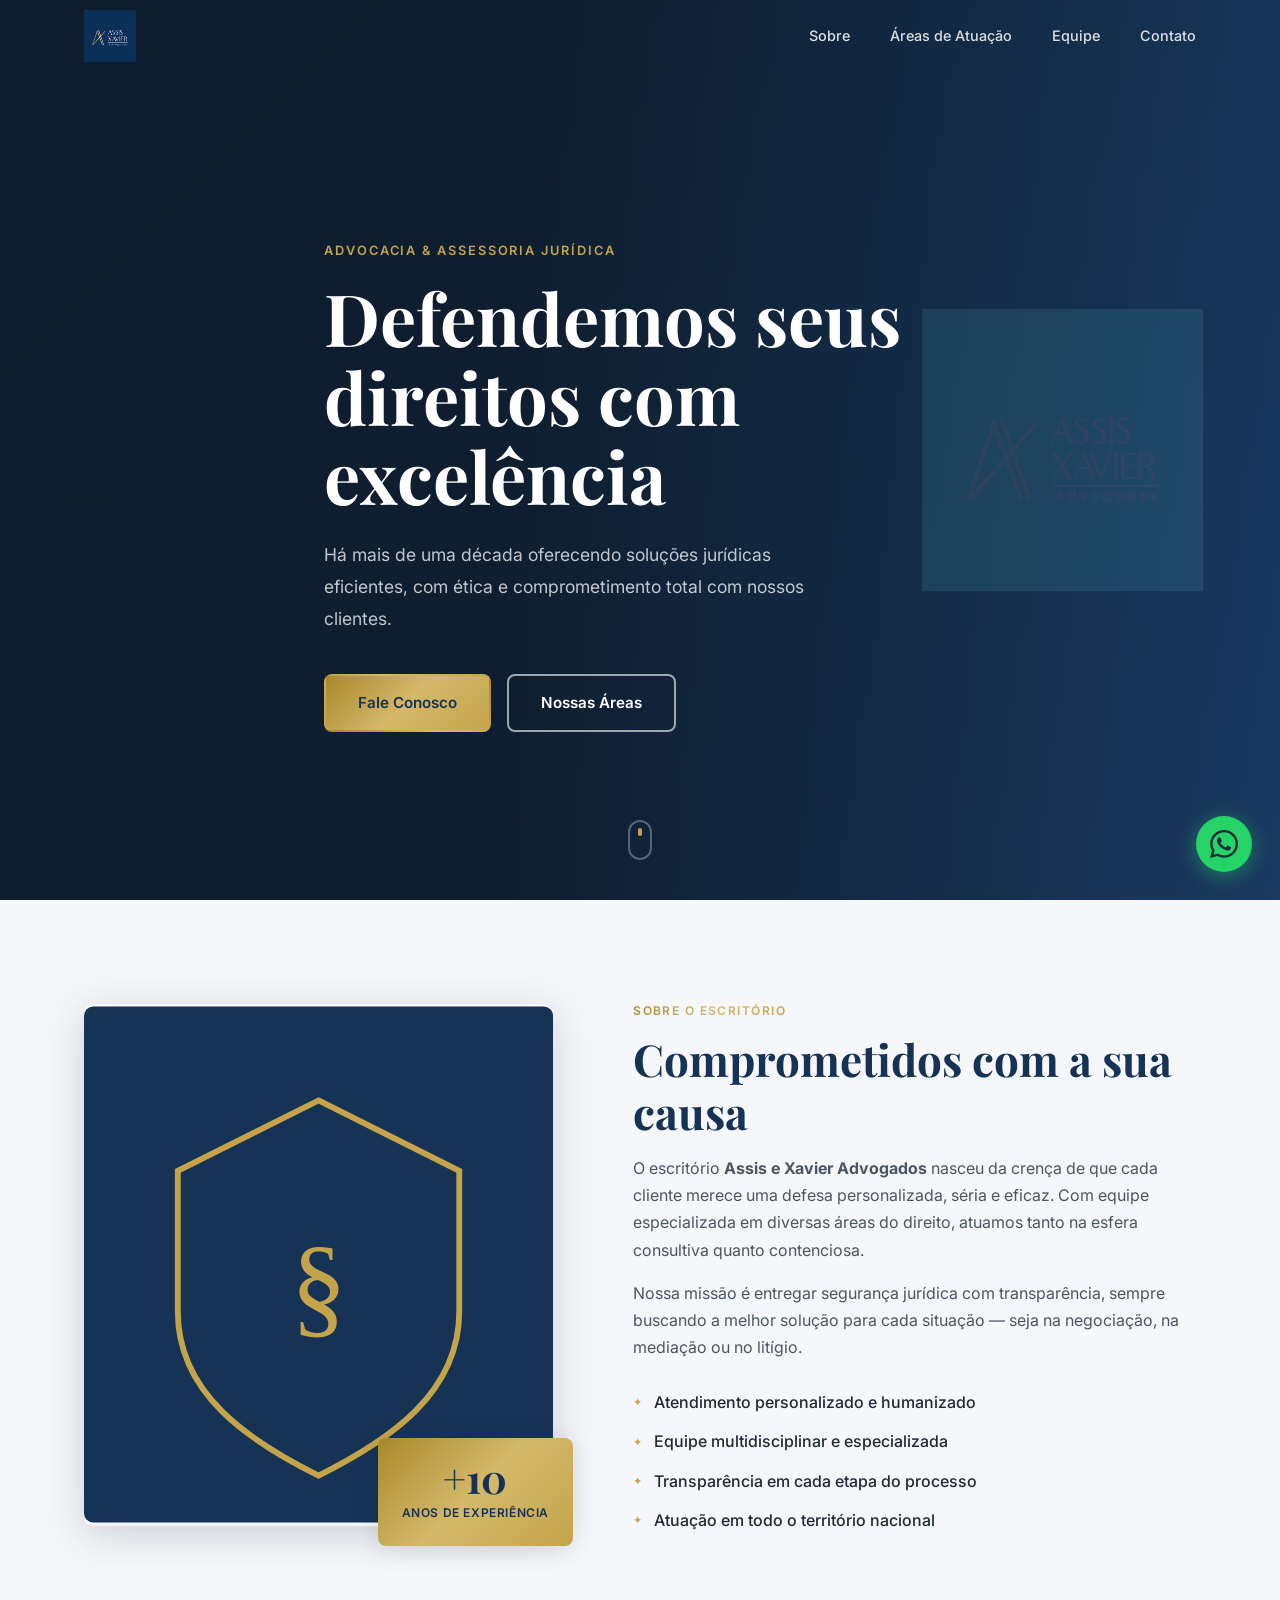
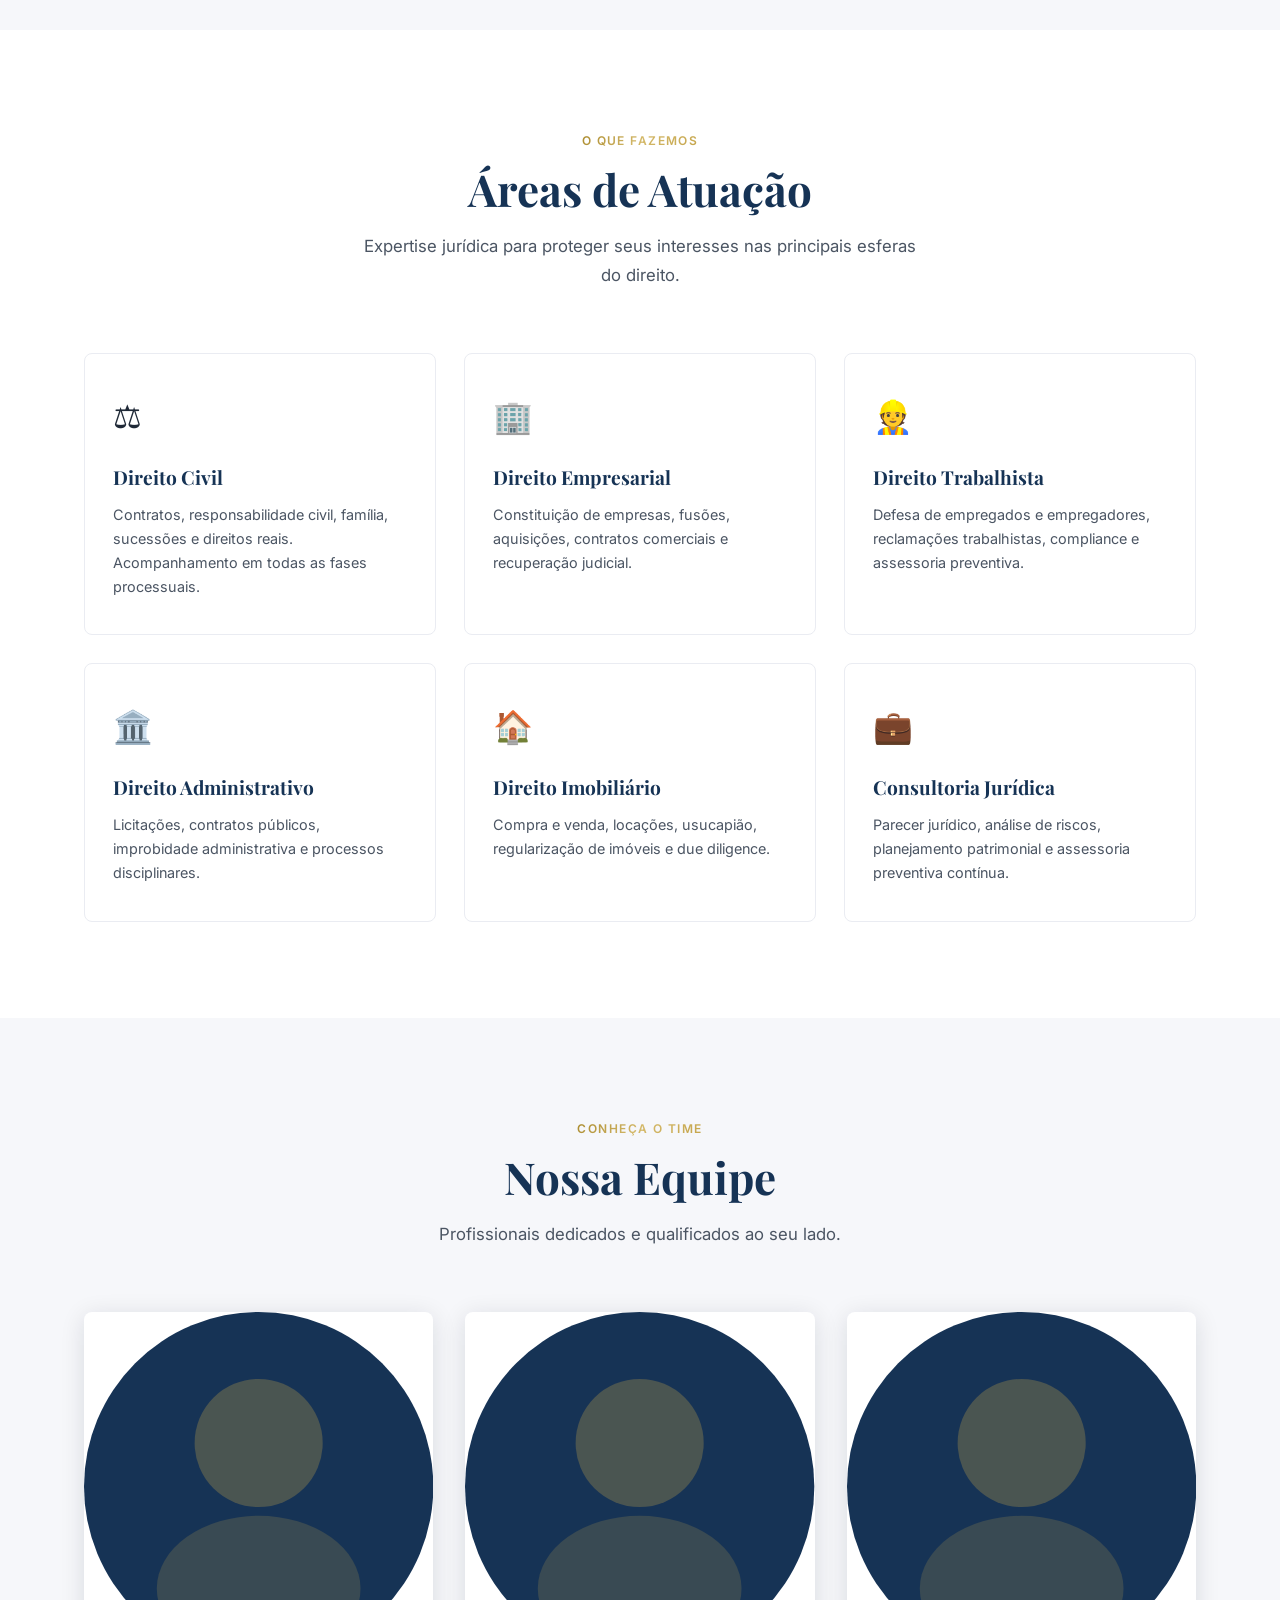
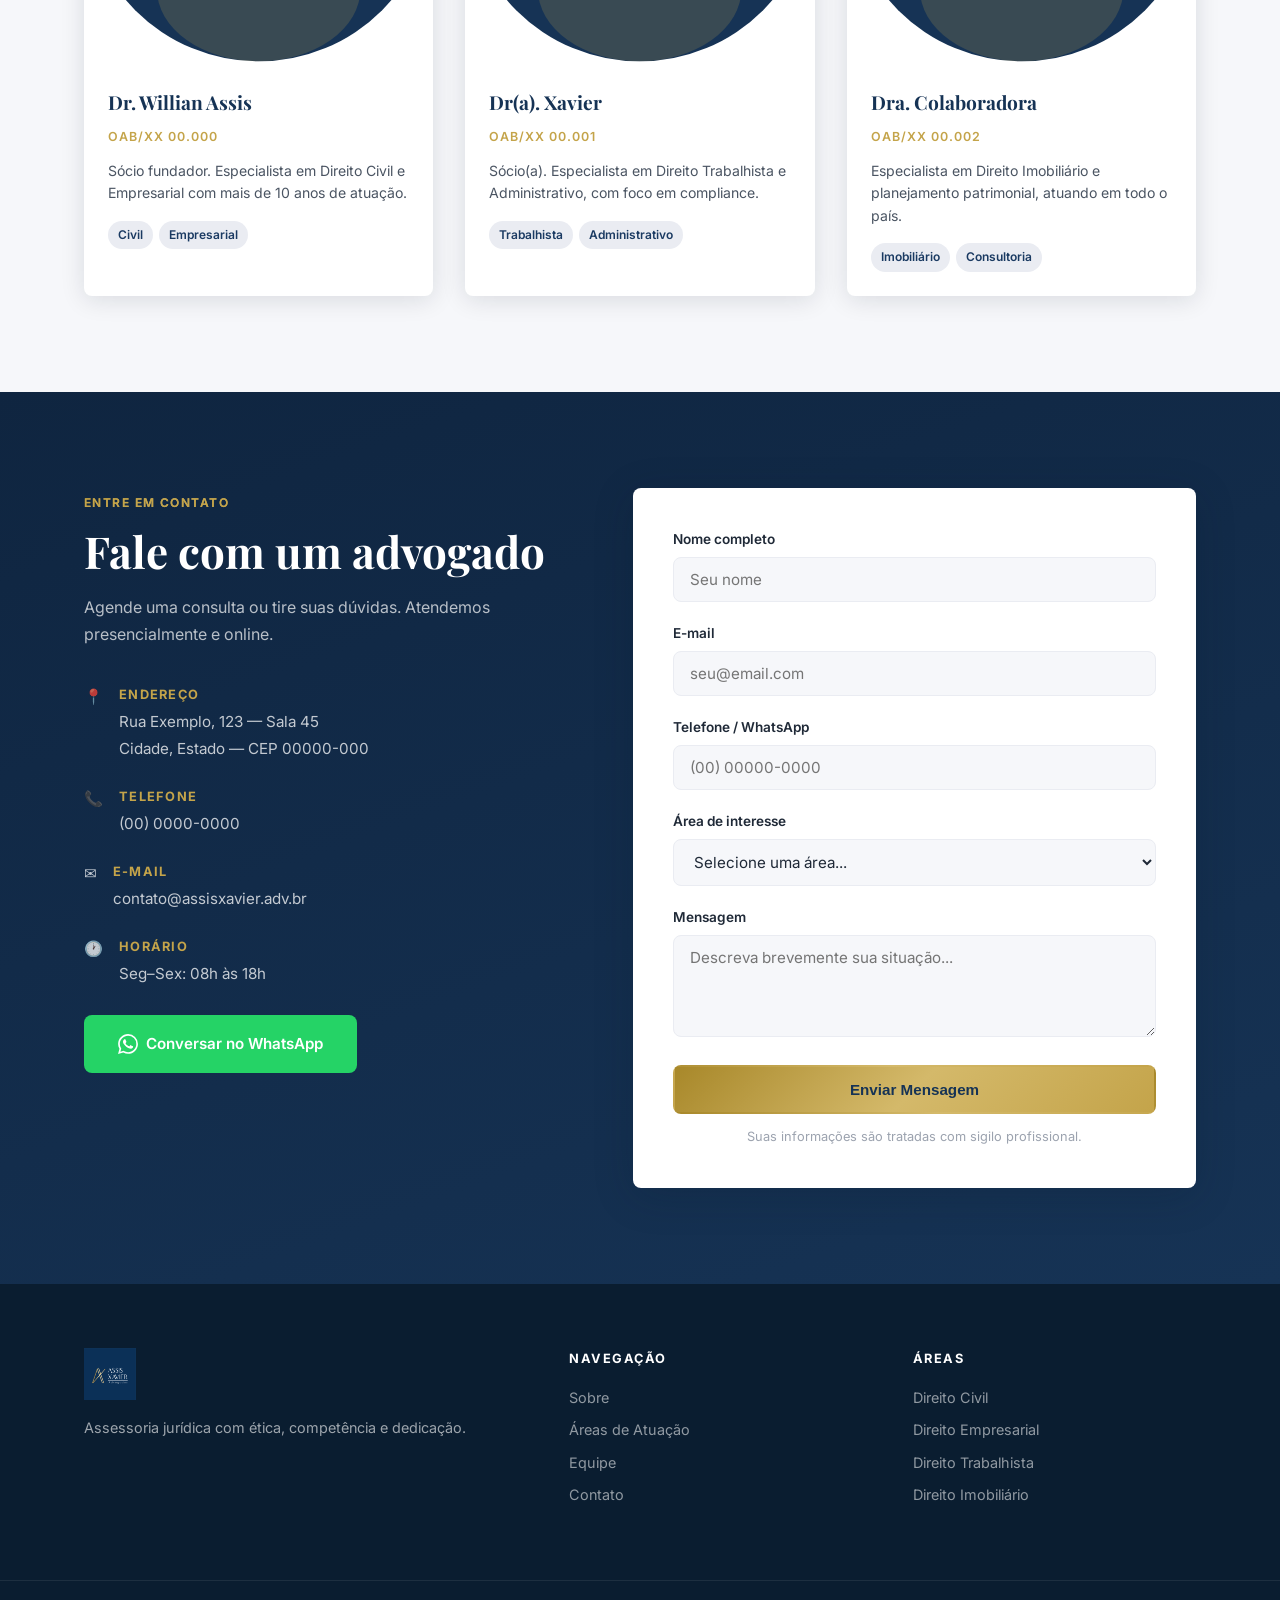
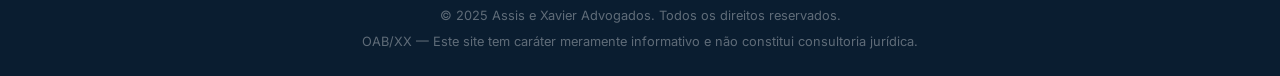
<file: index.html>
<!DOCTYPE html>
<html lang="pt-BR">
<head>
  <meta charset="UTF-8" />
  <meta name="viewport" content="width=device-width, initial-scale=1.0" />
  <meta name="description" content="Assis e Xavier Advogados — Assessoria jurídica com excelência, ética e comprometimento." />
  <title>Assis e Xavier Advogados</title>
  <link rel="preconnect" href="https://fonts.googleapis.com" />
  <link rel="preconnect" href="https://fonts.gstatic.com" crossorigin />
  <link href="https://fonts.googleapis.com/css2?family=Playfair+Display:wght@400;600;700&family=Inter:wght@300;400;500;600&display=swap" rel="stylesheet" />
  <link rel="stylesheet" href="assets/css/style.css" />
</head>
<body>

  <header class="navbar" id="navbar">
    <div class="container navbar__inner">
      <a href="#inicio" class="navbar__logo">
        <img src="assets/img/logo-1.png" alt="Assis e Xavier Advogados" class="logo-img" />
      </a>
      <nav class="navbar__nav" id="nav-menu">
        <a href="#sobre">Sobre</a>
        <a href="#areas">Áreas de Atuação</a>
        <a href="#equipe">Equipe</a>
        <a href="#contato">Contato</a>
      </nav>
      <button class="navbar__toggle" id="nav-toggle" aria-label="Menu">
        <span></span><span></span><span></span>
      </button>
    </div>
  </header>

  <section class="hero" id="inicio">
    <div class="hero__overlay"></div>
    <div class="container hero__content">
      <p class="hero__eyebrow">Advocacia &amp; Assessoria Jurídica</p>
      <h1 class="hero__title">Defendemos seus<br />direitos com excelência</h1>
      <p class="hero__subtitle">Há mais de uma década oferecendo soluções jurídicas eficientes, com ética e comprometimento total com nossos clientes.</p>
      <div class="hero__actions">
        <a href="#contato" class="btn btn--primary">Fale Conosco</a>
        <a href="#areas" class="btn btn--outline">Nossas Áreas</a>
      </div>
    </div>
    <div class="hero__logo-bg">
      <img src="assets/img/logo-1.png" alt="" aria-hidden="true" />
    </div>
    <div class="hero__scroll-hint"><span></span></div>
  </section>

  <section class="section sobre" id="sobre">
    <div class="container sobre__grid">
      <div class="sobre__visual">
        <div class="sobre__badge"><strong>+10</strong><span>anos de experiência</span></div>
        <div class="sobre__img-wrap"><div class="sobre__img-placeholder">
          <svg viewBox="0 0 200 220" fill="none" xmlns="http://www.w3.org/2000/svg"><rect width="200" height="220" rx="4" fill="#163355"/><path d="M100 40 L160 70 L160 130 C160 165 130 185 100 200 C70 185 40 165 40 130 L40 70 Z" fill="none" stroke="#c4a44a" stroke-width="2.5"/><text x="100" y="135" text-anchor="middle" fill="#c4a44a" font-size="48" font-family="serif">§</text></svg>
        </div></div>
      </div>
      <div class="sobre__text">
        <span class="section-eyebrow">Sobre o escritório</span>
        <h2 class="section-title">Comprometidos com a sua causa</h2>
        <p>O escritório <strong>Assis e Xavier Advogados</strong> nasceu da crença de que cada cliente merece uma defesa personalizada, séria e eficaz. Com equipe especializada em diversas áreas do direito, atuamos tanto na esfera consultiva quanto contenciosa.</p>
        <p>Nossa missão é entregar segurança jurídica com transparência, sempre buscando a melhor solução para cada situação — seja na negociação, na mediação ou no litígio.</p>
        <ul class="sobre__diferenciais">
          <li><span class="diferencial-icon">✦</span> Atendimento personalizado e humanizado</li>
          <li><span class="diferencial-icon">✦</span> Equipe multidisciplinar e especializada</li>
          <li><span class="diferencial-icon">✦</span> Transparência em cada etapa do processo</li>
          <li><span class="diferencial-icon">✦</span> Atuação em todo o território nacional</li>
        </ul>
      </div>
    </div>
  </section>

  <section class="section areas" id="areas">
    <div class="container">
      <div class="section-header"><span class="section-eyebrow">O que fazemos</span><h2 class="section-title">Áreas de Atuação</h2><p class="section-desc">Expertise jurídica para proteger seus interesses nas principais esferas do direito.</p></div>
      <div class="areas__grid">
        <div class="area-card"><div class="area-card__icon">⚖️</div><h3>Direito Civil</h3><p>Contratos, responsabilidade civil, família, sucessões e direitos reais. Acompanhamento em todas as fases processuais.</p></div>
        <div class="area-card"><div class="area-card__icon">🏢</div><h3>Direito Empresarial</h3><p>Constituição de empresas, fusões, aquisições, contratos comerciais e recuperação judicial.</p></div>
        <div class="area-card"><div class="area-card__icon">👷</div><h3>Direito Trabalhista</h3><p>Defesa de empregados e empregadores, reclamações trabalhistas, compliance e assessoria preventiva.</p></div>
        <div class="area-card"><div class="area-card__icon">🏛️</div><h3>Direito Administrativo</h3><p>Licitações, contratos públicos, improbidade administrativa e processos disciplinares.</p></div>
        <div class="area-card"><div class="area-card__icon">🏠</div><h3>Direito Imobiliário</h3><p>Compra e venda, locações, usucapião, regularização de imóveis e due diligence.</p></div>
        <div class="area-card"><div class="area-card__icon">💼</div><h3>Consultoria Jurídica</h3><p>Parecer jurídico, análise de riscos, planejamento patrimonial e assessoria preventiva contínua.</p></div>
      </div>
    </div>
  </section>

  <section class="section equipe" id="equipe">
    <div class="container">
      <div class="section-header"><span class="section-eyebrow">Conheça o time</span><h2 class="section-title">Nossa Equipe</h2><p class="section-desc">Profissionais dedicados e qualificados ao seu lado.</p></div>
      <div class="equipe__grid">
        <div class="membro-card"><div class="membro-card__avatar"><svg viewBox="0 0 120 120" xmlns="http://www.w3.org/2000/svg"><circle cx="60" cy="60" r="60" fill="#163355"/><circle cx="60" cy="45" r="22" fill="#c4a44a" opacity="0.3"/><ellipse cx="60" cy="95" rx="35" ry="25" fill="#c4a44a" opacity="0.2"/></svg></div><div class="membro-card__info"><h3>Dr. Willian Assis</h3><span class="membro-oab">OAB/XX 00.000</span><p>Sócio fundador. Especialista em Direito Civil e Empresarial com mais de 10 anos de atuação.</p><div class="membro-card__areas"><span>Civil</span><span>Empresarial</span></div></div></div>
        <div class="membro-card"><div class="membro-card__avatar"><svg viewBox="0 0 120 120" xmlns="http://www.w3.org/2000/svg"><circle cx="60" cy="60" r="60" fill="#163355"/><circle cx="60" cy="45" r="22" fill="#c4a44a" opacity="0.3"/><ellipse cx="60" cy="95" rx="35" ry="25" fill="#c4a44a" opacity="0.2"/></svg></div><div class="membro-card__info"><h3>Dr(a). Xavier</h3><span class="membro-oab">OAB/XX 00.001</span><p>Sócio(a). Especialista em Direito Trabalhista e Administrativo, com foco em compliance.</p><div class="membro-card__areas"><span>Trabalhista</span><span>Administrativo</span></div></div></div>
        <div class="membro-card"><div class="membro-card__avatar"><svg viewBox="0 0 120 120" xmlns="http://www.w3.org/2000/svg"><circle cx="60" cy="60" r="60" fill="#163355"/><circle cx="60" cy="45" r="22" fill="#c4a44a" opacity="0.3"/><ellipse cx="60" cy="95" rx="35" ry="25" fill="#c4a44a" opacity="0.2"/></svg></div><div class="membro-card__info"><h3>Dra. Colaboradora</h3><span class="membro-oab">OAB/XX 00.002</span><p>Especialista em Direito Imobiliário e planejamento patrimonial, atuando em todo o país.</p><div class="membro-card__areas"><span>Imobiliário</span><span>Consultoria</span></div></div></div>
      </div>
    </div>
  </section>

  <section class="section contato" id="contato">
    <div class="container contato__grid">
      <div class="contato__info">
        <span class="section-eyebrow">Entre em contato</span>
        <h2 class="section-title">Fale com um advogado</h2>
        <p>Agende uma consulta ou tire suas dúvidas. Atendemos presencialmente e online.</p>
        <ul class="contato__lista">
          <li><span class="contato-icon">📍</span><div><strong>Endereço</strong><span>Rua Exemplo, 123 — Sala 45<br />Cidade, Estado — CEP 00000-000</span></div></li>
          <li><span class="contato-icon">📞</span><div><strong>Telefone</strong><span>(00) 0000-0000</span></div></li>
          <li><span class="contato-icon">✉️</span><div><strong>E-mail</strong><span>contato@assisxavier.adv.br</span></div></li>
          <li><span class="contato-icon">🕐</span><div><strong>Horário</strong><span>Seg–Sex: 08h às 18h</span></div></li>
        </ul>
        <a href="https://wa.me/5500000000000" class="btn btn--whatsapp" target="_blank" rel="noopener">
          <svg viewBox="0 0 24 24" fill="currentColor" width="20" height="20"><path d="M17.472 14.382c-.297-.149-1.758-.867-2.03-.967-.273-.099-.471-.148-.67.15-.197.297-.767.966-.94 1.164-.173.199-.347.223-.644.075-.297-.15-1.255-.463-2.39-1.475-.883-.788-1.48-1.761-1.653-2.059-.173-.297-.018-.458.13-.606.134-.133.298-.347.446-.52.149-.174.198-.298.298-.497.099-.198.05-.371-.025-.52-.075-.149-.669-1.612-.916-2.207-.242-.579-.487-.5-.669-.51-.173-.008-.371-.01-.57-.01-.198 0-.52.074-.792.372-.272.297-1.04 1.016-1.04 2.479 0 1.462 1.065 2.875 1.213 3.074.149.198 2.096 3.2 5.077 4.487.709.306 1.262.489 1.694.625.712.227 1.36.195 1.871.118.571-.085 1.758-.719 2.006-1.413.248-.694.248-1.289.173-1.413-.074-.124-.272-.198-.57-.347m-5.421 7.403h-.004a9.87 9.87 0 01-5.031-1.378l-.361-.214-3.741.982.998-3.648-.235-.374a9.86 9.86 0 01-1.51-5.26c.001-5.45 4.436-9.884 9.888-9.884 2.64 0 5.122 1.03 6.988 2.898a9.825 9.825 0 012.893 6.994c-.003 5.45-4.437 9.884-9.885 9.884m8.413-18.297A11.815 11.815 0 0012.05 0C5.495 0 .16 5.335.157 11.892c0 2.096.547 4.142 1.588 5.945L.057 24l6.305-1.654a11.882 11.882 0 005.683 1.448h.005c6.554 0 11.89-5.335 11.893-11.893a11.821 11.821 0 00-3.48-8.413z"/></svg>
          Conversar no WhatsApp
        </a>
      </div>
      <form class="contato__form" id="form-contato" novalidate>
        <div class="form-group"><label for="nome">Nome completo</label><input type="text" id="nome" name="nome" placeholder="Seu nome" required /></div>
        <div class="form-group"><label for="email">E-mail</label><input type="email" id="email" name="email" placeholder="seu@email.com" required /></div>
        <div class="form-group"><label for="telefone">Telefone / WhatsApp</label><input type="tel" id="telefone" name="telefone" placeholder="(00) 00000-0000" /></div>
        <div class="form-group"><label for="assunto">Área de interesse</label><select id="assunto" name="assunto"><option value="">Selecione uma área...</option><option>Direito Civil</option><option>Direito Empresarial</option><option>Direito Trabalhista</option><option>Direito Administrativo</option><option>Direito Imobiliário</option><option>Consultoria Jurídica</option><option>Outro</option></select></div>
        <div class="form-group"><label for="mensagem">Mensagem</label><textarea id="mensagem" name="mensagem" rows="4" placeholder="Descreva brevemente sua situação..."></textarea></div>
        <button type="submit" class="btn btn--primary btn--full">Enviar Mensagem</button>
        <p class="form-disclaimer">Suas informações são tratadas com sigilo profissional.</p>
      </form>
    </div>
  </section>

  <footer class="footer">
    <div class="container footer__inner">
      <div class="footer__brand">
        <div class="footer__logo">
          <img src="assets/img/logo-1.png" alt="Assis e Xavier Advogados" class="logo-img" style="height:52px;" />
        </div>
        <p>Assessoria jurídica com ética, competência e dedicação.</p>
      </div>
      <div class="footer__links"><h4>Navegação</h4><a href="#sobre">Sobre</a><a href="#areas">Áreas de Atuação</a><a href="#equipe">Equipe</a><a href="#contato">Contato</a></div>
      <div class="footer__links"><h4>Áreas</h4><a href="#areas">Direito Civil</a><a href="#areas">Direito Empresarial</a><a href="#areas">Direito Trabalhista</a><a href="#areas">Direito Imobiliário</a></div>
    </div>
    <div class="footer__bottom"><div class="container"><p>© 2025 Assis e Xavier Advogados. Todos os direitos reservados.</p><p>OAB/XX — Este site tem caráter meramente informativo e não constitui consultoria jurídica.</p></div></div>
  </footer>

  <a href="https://wa.me/5500000000000" class="whatsapp-float" target="_blank" rel="noopener" aria-label="WhatsApp">
    <svg viewBox="0 0 24 24" fill="currentColor"><path d="M17.472 14.382c-.297-.149-1.758-.867-2.03-.967-.273-.099-.471-.148-.67.15-.197.297-.767.966-.94 1.164-.173.199-.347.223-.644.075-.297-.15-1.255-.463-2.39-1.475-.883-.788-1.48-1.761-1.653-2.059-.173-.297-.018-.458.13-.606.134-.133.298-.347.446-.52.149-.174.198-.298.298-.497.099-.198.05-.371-.025-.52-.075-.149-.669-1.612-.916-2.207-.242-.579-.487-.5-.669-.51-.173-.008-.371-.01-.57-.01-.198 0-.52.074-.792.372-.272.297-1.04 1.016-1.04 2.479 0 1.462 1.065 2.875 1.213 3.074.149.198 2.096 3.2 5.077 4.487.709.306 1.262.489 1.694.625.712.227 1.36.195 1.871.118.571-.085 1.758-.719 2.006-1.413.248-.694.248-1.289.173-1.413-.074-.124-.272-.198-.57-.347m-5.421 7.403h-.004a9.87 9.87 0 01-5.031-1.378l-.361-.214-3.741.982.998-3.648-.235-.374a9.86 9.86 0 01-1.51-5.26c.001-5.45 4.436-9.884 9.888-9.884 2.64 0 5.122 1.03 6.988 2.898a9.825 9.825 0 012.893 6.994c-.003 5.45-4.437 9.884-9.885 9.884m8.413-18.297A11.815 11.815 0 0012.05 0C5.495 0 .16 5.335.157 11.892c0 2.096.547 4.142 1.588 5.945L.057 24l6.305-1.654a11.882 11.882 0 005.683 1.448h.005c6.554 0 11.89-5.335 11.893-11.893a11.821 11.821 0 00-3.48-8.413z"/></svg>
  </a>

  <script src="assets/js/main.js"></script>
</body>
</html>
</file>
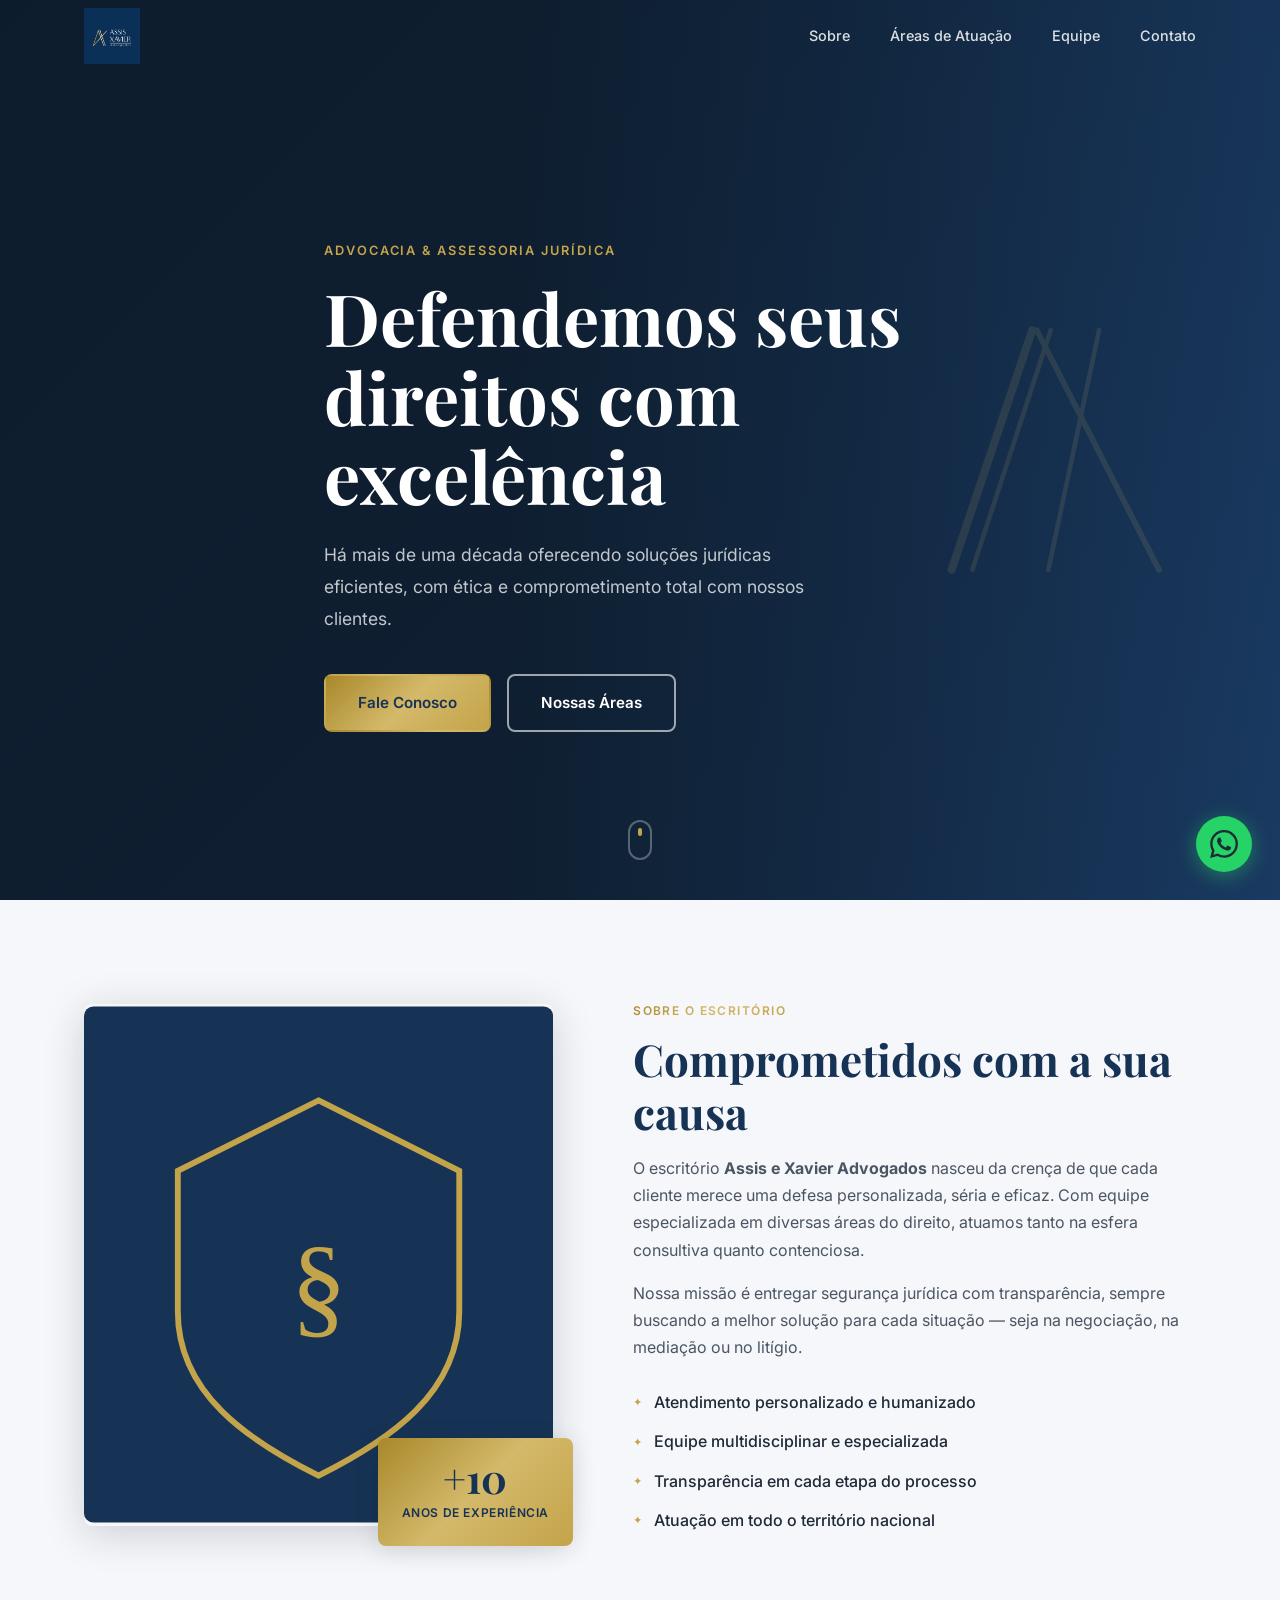
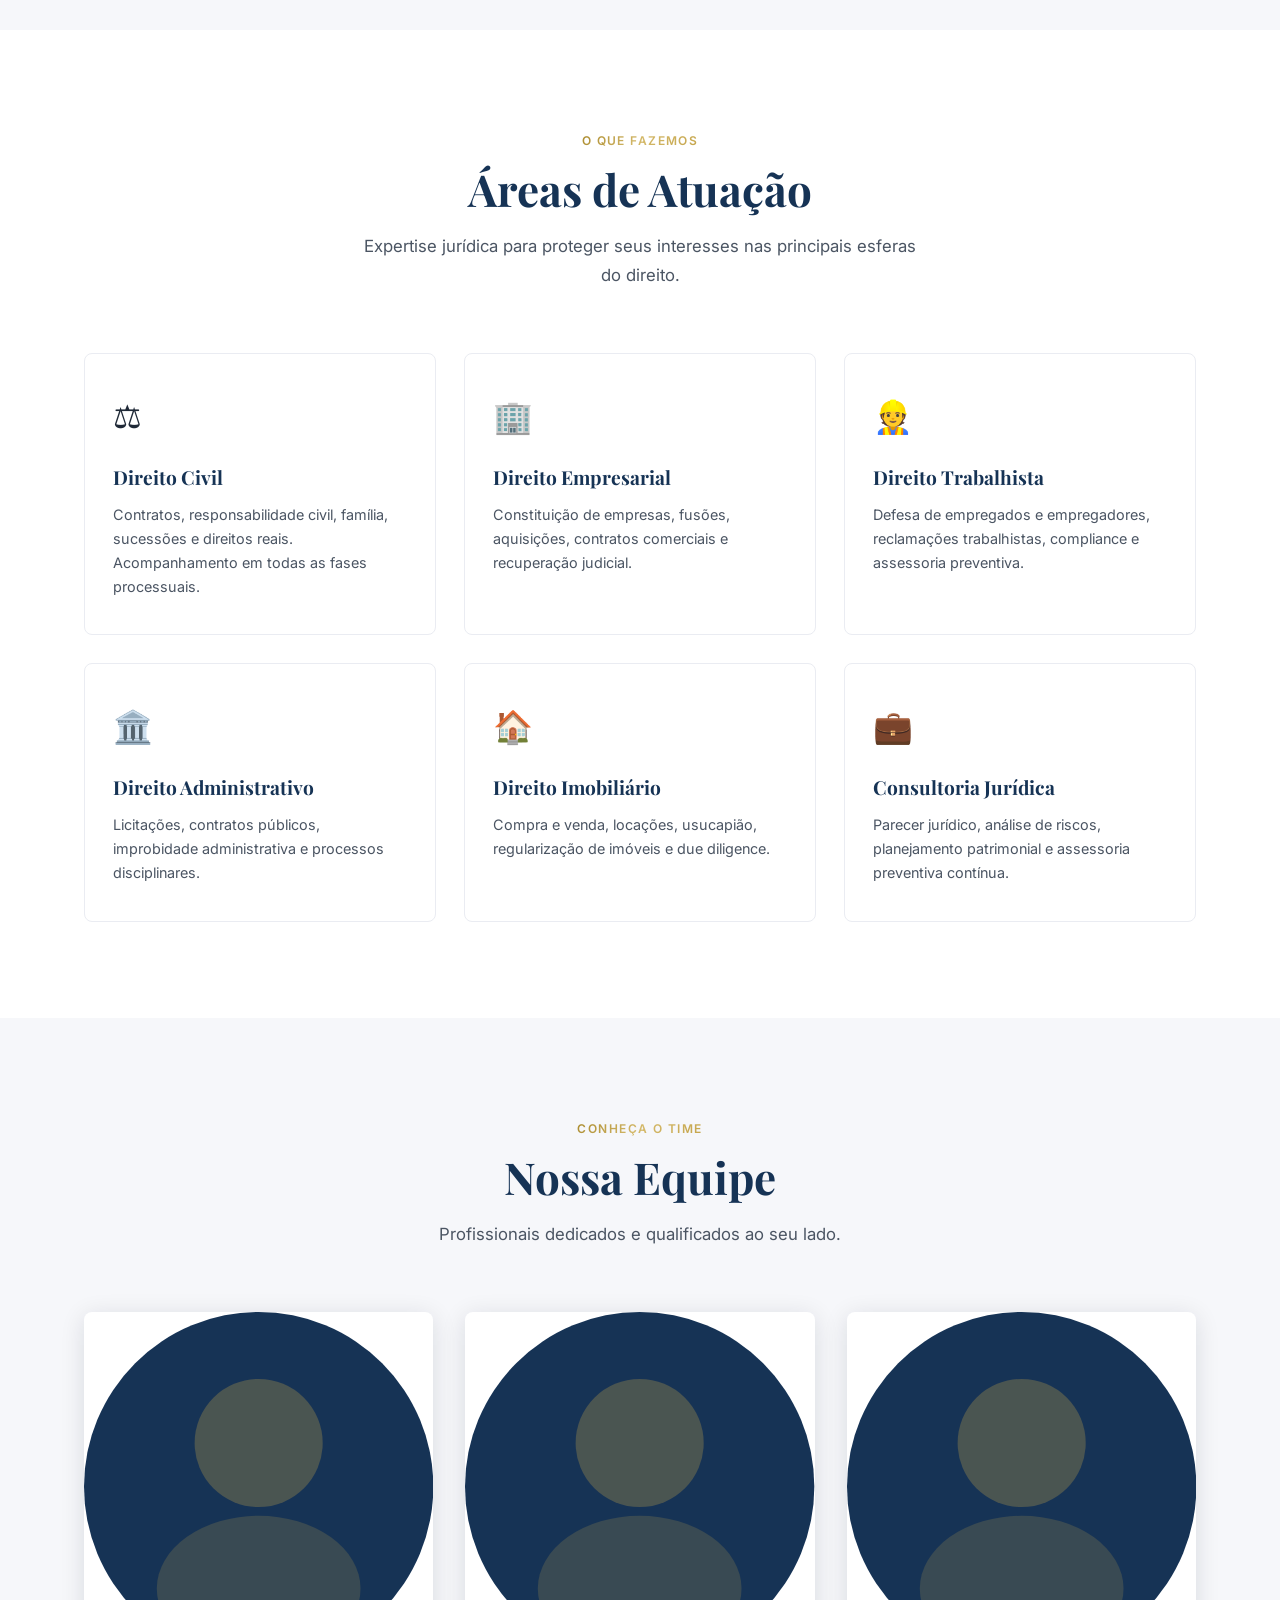
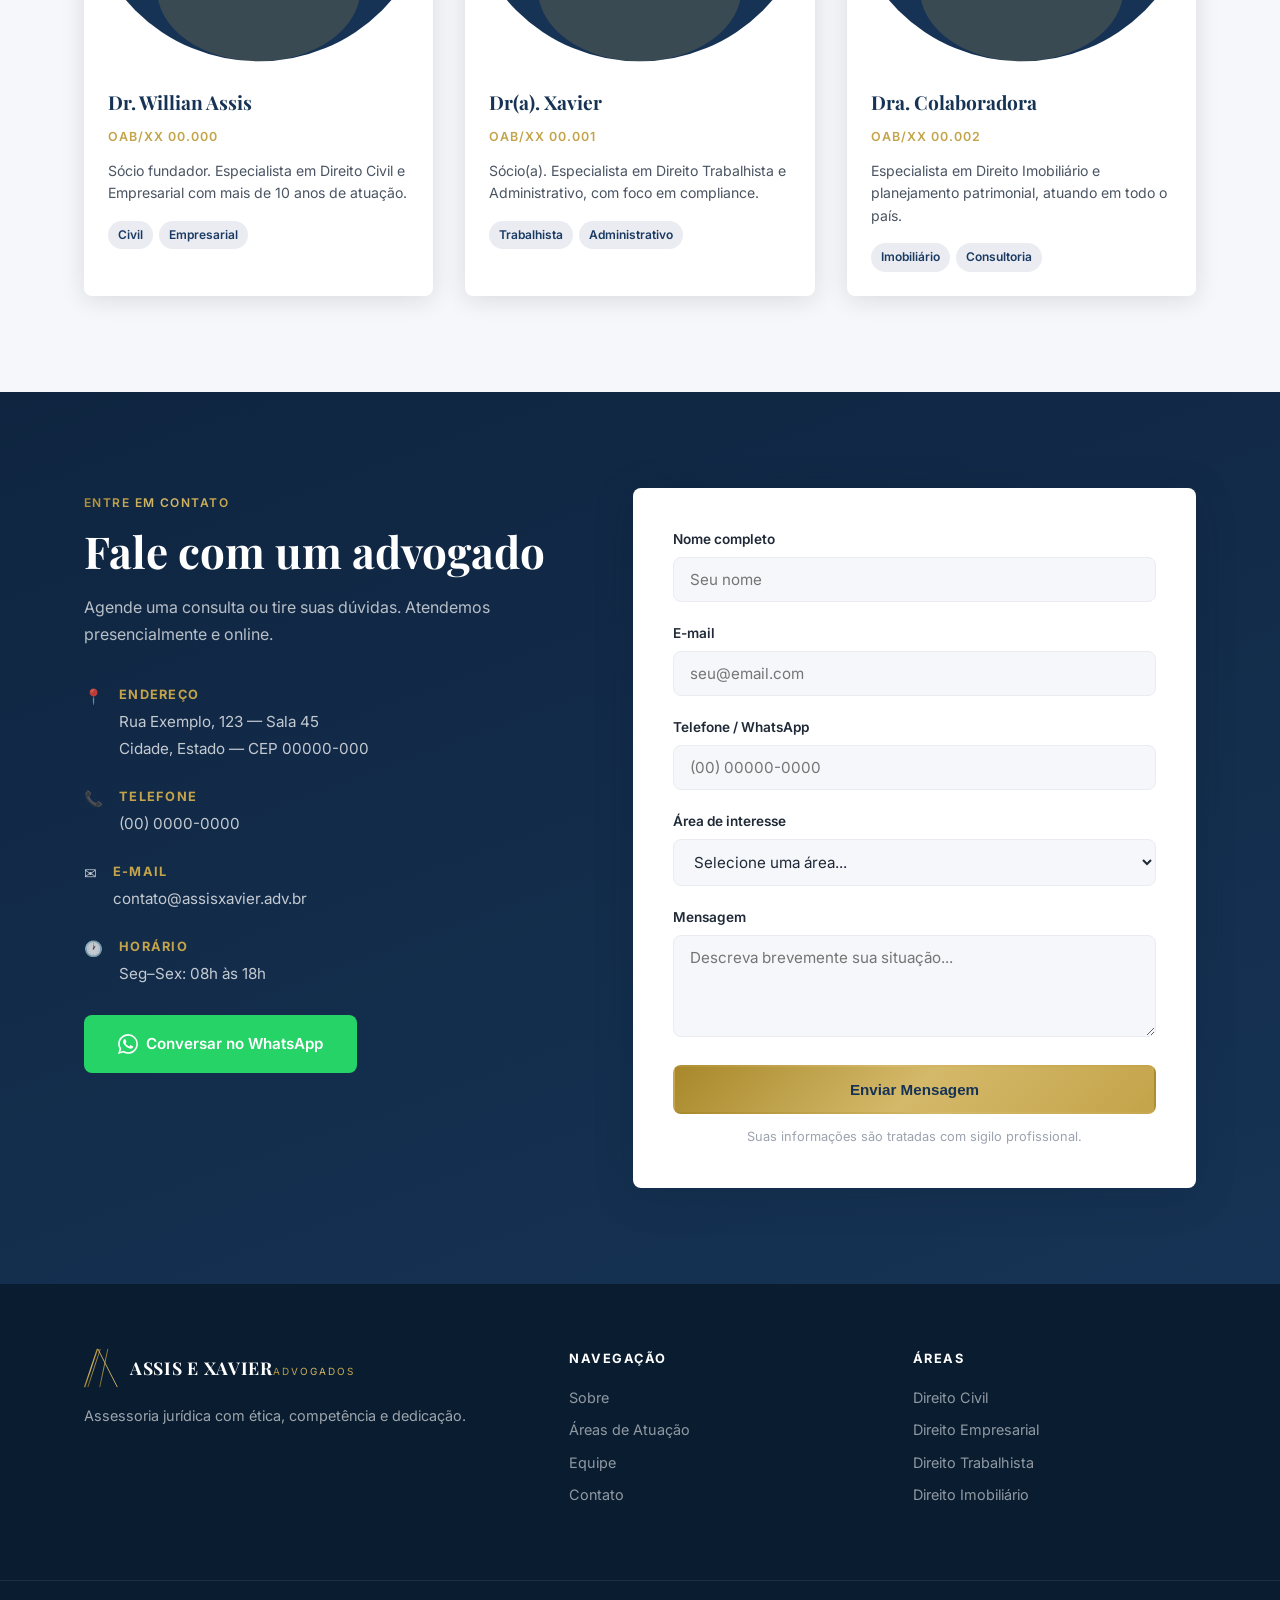
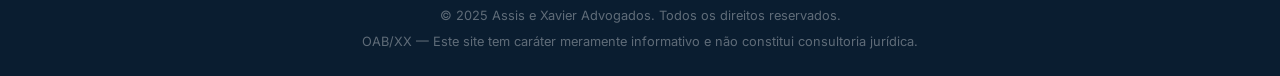
<file: site/index.html>
<!DOCTYPE html>
<html lang="pt-BR">
<head>
  <meta charset="UTF-8" />
  <meta name="viewport" content="width=device-width, initial-scale=1.0" />
  <meta name="description" content="Assis e Xavier Advogados — Assessoria jurídica com excelência, ética e comprometimento." />
  <title>Assis e Xavier Advogados</title>
  <link rel="preconnect" href="https://fonts.googleapis.com" />
  <link rel="preconnect" href="https://fonts.gstatic.com" crossorigin />
  <link href="https://fonts.googleapis.com/css2?family=Playfair+Display:wght@400;600;700&family=Inter:wght@300;400;500;600&display=swap" rel="stylesheet" />
  <link rel="stylesheet" href="assets/css/style.css" />
</head>
<body>

  <header class="navbar" id="navbar">
    <div class="container navbar__inner">
      <a href="#inicio" class="navbar__logo">
        <img src="assets/img/logo-1.png" alt="Assis e Xavier Advogados" class="logo-img" />
      </a>
      <nav class="navbar__nav" id="nav-menu">
        <a href="#sobre">Sobre</a>
        <a href="#areas">Áreas de Atuação</a>
        <a href="#equipe">Equipe</a>
        <a href="#contato">Contato</a>
      </nav>
      <button class="navbar__toggle" id="nav-toggle" aria-label="Menu">
        <span></span><span></span><span></span>
      </button>
    </div>
  </header>

  <section class="hero" id="inicio">
    <div class="hero__overlay"></div>
    <svg class="hero__monogram" viewBox="0 0 100 110" fill="none" xmlns="http://www.w3.org/2000/svg" aria-hidden="true">
      <defs>
        <linearGradient id="gold-hero" x1="0%" y1="100%" x2="100%" y2="0%">
          <stop offset="0%" stop-color="#d4b96a"/>
          <stop offset="100%" stop-color="#d4b96a"/>
        </linearGradient>
      </defs>
      <line x1="2" y1="107" x2="37" y2="3" stroke="url(#gold-hero)" stroke-width="3.5" stroke-linecap="round"/>
      <line x1="11" y1="107" x2="45" y2="3" stroke="url(#gold-hero)" stroke-width="2" stroke-linecap="round"/>
      <line x1="39" y1="3" x2="92" y2="107" stroke="url(#gold-hero)" stroke-width="2.5" stroke-linecap="round"/>
      <line x1="66" y1="3" x2="44" y2="107" stroke="url(#gold-hero)" stroke-width="2" stroke-linecap="round"/>
    </svg>
    <div class="container hero__content">
      <p class="hero__eyebrow">Advocacia &amp; Assessoria Jurídica</p>
      <h1 class="hero__title">Defendemos seus<br />direitos com excelência</h1>
      <p class="hero__subtitle">Há mais de uma década oferecendo soluções jurídicas eficientes, com ética e comprometimento total com nossos clientes.</p>
      <div class="hero__actions">
        <a href="#contato" class="btn btn--primary">Fale Conosco</a>
        <a href="#areas" class="btn btn--outline">Nossas Áreas</a>
      </div>
    </div>
    <div class="hero__scroll-hint"><span></span></div>
  </section>

  <section class="section sobre" id="sobre">
    <div class="container sobre__grid">
      <div class="sobre__visual">
        <div class="sobre__badge"><strong>+10</strong><span>anos de experiência</span></div>
        <div class="sobre__img-wrap"><div class="sobre__img-placeholder">
          <svg viewBox="0 0 200 220" fill="none" xmlns="http://www.w3.org/2000/svg">
            <rect width="200" height="220" rx="4" fill="#163355"/>
            <path d="M100 40 L160 70 L160 130 C160 165 130 185 100 200 C70 185 40 165 40 130 L40 70 Z" fill="none" stroke="#c4a44a" stroke-width="2.5"/>
            <text x="100" y="135" text-anchor="middle" fill="#c4a44a" font-size="48" font-family="serif">§</text>
          </svg>
        </div></div>
      </div>
      <div class="sobre__text">
        <span class="section-eyebrow">Sobre o escritório</span>
        <h2 class="section-title">Comprometidos com a sua causa</h2>
        <p>O escritório <strong>Assis e Xavier Advogados</strong> nasceu da crença de que cada cliente merece uma defesa personalizada, séria e eficaz. Com equipe especializada em diversas áreas do direito, atuamos tanto na esfera consultiva quanto contenciosa.</p>
        <p>Nossa missão é entregar segurança jurídica com transparência, sempre buscando a melhor solução para cada situação — seja na negociação, na mediação ou no litígio.</p>
        <ul class="sobre__diferenciais">
          <li><span class="diferencial-icon">✦</span> Atendimento personalizado e humanizado</li>
          <li><span class="diferencial-icon">✦</span> Equipe multidisciplinar e especializada</li>
          <li><span class="diferencial-icon">✦</span> Transparência em cada etapa do processo</li>
          <li><span class="diferencial-icon">✦</span> Atuação em todo o território nacional</li>
        </ul>
      </div>
    </div>
  </section>

  <section class="section areas" id="areas">
    <div class="container">
      <div class="section-header">
        <span class="section-eyebrow">O que fazemos</span>
        <h2 class="section-title">Áreas de Atuação</h2>
        <p class="section-desc">Expertise jurídica para proteger seus interesses nas principais esferas do direito.</p>
      </div>
      <div class="areas__grid">
        <div class="area-card"><div class="area-card__icon">⚖️</div><h3>Direito Civil</h3><p>Contratos, responsabilidade civil, família, sucessões e direitos reais. Acompanhamento em todas as fases processuais.</p></div>
        <div class="area-card"><div class="area-card__icon">🏢</div><h3>Direito Empresarial</h3><p>Constituição de empresas, fusões, aquisições, contratos comerciais e recuperação judicial.</p></div>
        <div class="area-card"><div class="area-card__icon">👷</div><h3>Direito Trabalhista</h3><p>Defesa de empregados e empregadores, reclamações trabalhistas, compliance e assessoria preventiva.</p></div>
        <div class="area-card"><div class="area-card__icon">🏛️</div><h3>Direito Administrativo</h3><p>Licitações, contratos públicos, improbidade administrativa e processos disciplinares.</p></div>
        <div class="area-card"><div class="area-card__icon">🏠</div><h3>Direito Imobiliário</h3><p>Compra e venda, locações, usucapião, regularização de imóveis e due diligence.</p></div>
        <div class="area-card"><div class="area-card__icon">💼</div><h3>Consultoria Jurídica</h3><p>Parecer jurídico, análise de riscos, planejamento patrimonial e assessoria preventiva contínua.</p></div>
      </div>
    </div>
  </section>

  <section class="section equipe" id="equipe">
    <div class="container">
      <div class="section-header">
        <span class="section-eyebrow">Conheça o time</span>
        <h2 class="section-title">Nossa Equipe</h2>
        <p class="section-desc">Profissionais dedicados e qualificados ao seu lado.</p>
      </div>
      <div class="equipe__grid">
        <div class="membro-card">
          <div class="membro-card__avatar"><svg viewBox="0 0 120 120" xmlns="http://www.w3.org/2000/svg"><circle cx="60" cy="60" r="60" fill="#163355"/><circle cx="60" cy="45" r="22" fill="#c4a44a" opacity="0.3"/><ellipse cx="60" cy="95" rx="35" ry="25" fill="#c4a44a" opacity="0.2"/></svg></div>
          <div class="membro-card__info"><h3>Dr. Willian Assis</h3><span class="membro-oab">OAB/XX 00.000</span><p>Sócio fundador. Especialista em Direito Civil e Empresarial com mais de 10 anos de atuação.</p><div class="membro-card__areas"><span>Civil</span><span>Empresarial</span></div></div>
        </div>
        <div class="membro-card">
          <div class="membro-card__avatar"><svg viewBox="0 0 120 120" xmlns="http://www.w3.org/2000/svg"><circle cx="60" cy="60" r="60" fill="#163355"/><circle cx="60" cy="45" r="22" fill="#c4a44a" opacity="0.3"/><ellipse cx="60" cy="95" rx="35" ry="25" fill="#c4a44a" opacity="0.2"/></svg></div>
          <div class="membro-card__info"><h3>Dr(a). Xavier</h3><span class="membro-oab">OAB/XX 00.001</span><p>Sócio(a). Especialista em Direito Trabalhista e Administrativo, com foco em compliance.</p><div class="membro-card__areas"><span>Trabalhista</span><span>Administrativo</span></div></div>
        </div>
        <div class="membro-card">
          <div class="membro-card__avatar"><svg viewBox="0 0 120 120" xmlns="http://www.w3.org/2000/svg"><circle cx="60" cy="60" r="60" fill="#163355"/><circle cx="60" cy="45" r="22" fill="#c4a44a" opacity="0.3"/><ellipse cx="60" cy="95" rx="35" ry="25" fill="#c4a44a" opacity="0.2"/></svg></div>
          <div class="membro-card__info"><h3>Dra. Colaboradora</h3><span class="membro-oab">OAB/XX 00.002</span><p>Especialista em Direito Imobiliário e planejamento patrimonial, atuando em todo o país.</p><div class="membro-card__areas"><span>Imobiliário</span><span>Consultoria</span></div></div>
        </div>
      </div>
    </div>
  </section>

  <section class="section contato" id="contato">
    <div class="container contato__grid">
      <div class="contato__info">
        <span class="section-eyebrow">Entre em contato</span>
        <h2 class="section-title">Fale com um advogado</h2>
        <p>Agende uma consulta ou tire suas dúvidas. Atendemos presencialmente e online.</p>
        <ul class="contato__lista">
          <li><span class="contato-icon">📍</span><div><strong>Endereço</strong><span>Rua Exemplo, 123 — Sala 45<br />Cidade, Estado — CEP 00000-000</span></div></li>
          <li><span class="contato-icon">📞</span><div><strong>Telefone</strong><span>(00) 0000-0000</span></div></li>
          <li><span class="contato-icon">✉️</span><div><strong>E-mail</strong><span>contato@assisxavier.adv.br</span></div></li>
          <li><span class="contato-icon">🕐</span><div><strong>Horário</strong><span>Seg–Sex: 08h às 18h</span></div></li>
        </ul>
        <a href="https://wa.me/5500000000000" class="btn btn--whatsapp" target="_blank" rel="noopener">
          <svg viewBox="0 0 24 24" fill="currentColor" width="20" height="20"><path d="M17.472 14.382c-.297-.149-1.758-.867-2.03-.967-.273-.099-.471-.148-.67.15-.197.297-.767.966-.94 1.164-.173.199-.347.223-.644.075-.297-.15-1.255-.463-2.39-1.475-.883-.788-1.48-1.761-1.653-2.059-.173-.297-.018-.458.13-.606.134-.133.298-.347.446-.52.149-.174.198-.298.298-.497.099-.198.05-.371-.025-.52-.075-.149-.669-1.612-.916-2.207-.242-.579-.487-.5-.669-.51-.173-.008-.371-.01-.57-.01-.198 0-.52.074-.792.372-.272.297-1.04 1.016-1.04 2.479 0 1.462 1.065 2.875 1.213 3.074.149.198 2.096 3.2 5.077 4.487.709.306 1.262.489 1.694.625.712.227 1.36.195 1.871.118.571-.085 1.758-.719 2.006-1.413.248-.694.248-1.289.173-1.413-.074-.124-.272-.198-.57-.347m-5.421 7.403h-.004a9.87 9.87 0 01-5.031-1.378l-.361-.214-3.741.982.998-3.648-.235-.374a9.86 9.86 0 01-1.51-5.26c.001-5.45 4.436-9.884 9.888-9.884 2.64 0 5.122 1.03 6.988 2.898a9.825 9.825 0 012.893 6.994c-.003 5.45-4.437 9.884-9.885 9.884m8.413-18.297A11.815 11.815 0 0012.05 0C5.495 0 .16 5.335.157 11.892c0 2.096.547 4.142 1.588 5.945L.057 24l6.305-1.654a11.882 11.882 0 005.683 1.448h.005c6.554 0 11.89-5.335 11.893-11.893a11.821 11.821 0 00-3.48-8.413z"/></svg>
          Conversar no WhatsApp
        </a>
      </div>
      <form class="contato__form" id="form-contato" novalidate>
        <div class="form-group"><label for="nome">Nome completo</label><input type="text" id="nome" name="nome" placeholder="Seu nome" required /></div>
        <div class="form-group"><label for="email">E-mail</label><input type="email" id="email" name="email" placeholder="seu@email.com" required /></div>
        <div class="form-group"><label for="telefone">Telefone / WhatsApp</label><input type="tel" id="telefone" name="telefone" placeholder="(00) 00000-0000" /></div>
        <div class="form-group"><label for="assunto">Área de interesse</label><select id="assunto" name="assunto"><option value="">Selecione uma área...</option><option>Direito Civil</option><option>Direito Empresarial</option><option>Direito Trabalhista</option><option>Direito Administrativo</option><option>Direito Imobiliário</option><option>Consultoria Jurídica</option><option>Outro</option></select></div>
        <div class="form-group"><label for="mensagem">Mensagem</label><textarea id="mensagem" name="mensagem" rows="4" placeholder="Descreva brevemente sua situação..."></textarea></div>
        <button type="submit" class="btn btn--primary btn--full">Enviar Mensagem</button>
        <p class="form-disclaimer">Suas informações são tratadas com sigilo profissional.</p>
      </form>
    </div>
  </section>

  <footer class="footer">
    <div class="container footer__inner">
      <div class="footer__brand">
        <div class="footer__logo">
          <svg class="logo-monogram" viewBox="0 0 100 110" fill="none" xmlns="http://www.w3.org/2000/svg" aria-hidden="true">
            <defs><linearGradient id="gold-ft" x1="0%" y1="100%" x2="100%" y2="0%"><stop offset="0%" stop-color="#a8882a"/><stop offset="50%" stop-color="#d4b96a"/><stop offset="100%" stop-color="#b8962e"/></linearGradient></defs>
            <line x1="2" y1="107" x2="37" y2="3" stroke="url(#gold-ft)" stroke-width="3.5" stroke-linecap="round"/>
            <line x1="11" y1="107" x2="45" y2="3" stroke="url(#gold-ft)" stroke-width="2" stroke-linecap="round"/>
            <line x1="39" y1="3" x2="92" y2="107" stroke="url(#gold-ft)" stroke-width="2.5" stroke-linecap="round"/>
            <line x1="66" y1="3" x2="44" y2="107" stroke="url(#gold-ft)" stroke-width="2" stroke-linecap="round"/>
          </svg>
          <div class="logo-text"><span class="logo-main">Assis e Xavier</span><span class="logo-sub">Advogados</span></div>
        </div>
        <p>Assessoria jurídica com ética, competência e dedicação.</p>
      </div>
      <div class="footer__links"><h4>Navegação</h4><a href="#sobre">Sobre</a><a href="#areas">Áreas de Atuação</a><a href="#equipe">Equipe</a><a href="#contato">Contato</a></div>
      <div class="footer__links"><h4>Áreas</h4><a href="#areas">Direito Civil</a><a href="#areas">Direito Empresarial</a><a href="#areas">Direito Trabalhista</a><a href="#areas">Direito Imobiliário</a></div>
    </div>
    <div class="footer__bottom"><div class="container"><p>© 2025 Assis e Xavier Advogados. Todos os direitos reservados.</p><p>OAB/XX — Este site tem caráter meramente informativo e não constitui consultoria jurídica.</p></div></div>
  </footer>

  <a href="https://wa.me/5500000000000" class="whatsapp-float" target="_blank" rel="noopener" aria-label="WhatsApp">
    <svg viewBox="0 0 24 24" fill="currentColor"><path d="M17.472 14.382c-.297-.149-1.758-.867-2.03-.967-.273-.099-.471-.148-.67.15-.197.297-.767.966-.94 1.164-.173.199-.347.223-.644.075-.297-.15-1.255-.463-2.39-1.475-.883-.788-1.48-1.761-1.653-2.059-.173-.297-.018-.458.13-.606.134-.133.298-.347.446-.52.149-.174.198-.298.298-.497.099-.198.05-.371-.025-.52-.075-.149-.669-1.612-.916-2.207-.242-.579-.487-.5-.669-.51-.173-.008-.371-.01-.57-.01-.198 0-.52.074-.792.372-.272.297-1.04 1.016-1.04 2.479 0 1.462 1.065 2.875 1.213 3.074.149.198 2.096 3.2 5.077 4.487.709.306 1.262.489 1.694.625.712.227 1.36.195 1.871.118.571-.085 1.758-.719 2.006-1.413.248-.694.248-1.289.173-1.413-.074-.124-.272-.198-.57-.347m-5.421 7.403h-.004a9.87 9.87 0 01-5.031-1.378l-.361-.214-3.741.982.998-3.648-.235-.374a9.86 9.86 0 01-1.51-5.26c.001-5.45 4.436-9.884 9.888-9.884 2.64 0 5.122 1.03 6.988 2.898a9.825 9.825 0 012.893 6.994c-.003 5.45-4.437 9.884-9.885 9.884m8.413-18.297A11.815 11.815 0 0012.05 0C5.495 0 .16 5.335.157 11.892c0 2.096.547 4.142 1.588 5.945L.057 24l6.305-1.654a11.882 11.882 0 005.683 1.448h.005c6.554 0 11.89-5.335 11.893-11.893a11.821 11.821 0 00-3.48-8.413z"/></svg>
  </a>

  <script src="assets/js/main.js"></script>
</body>
</html>
</file>
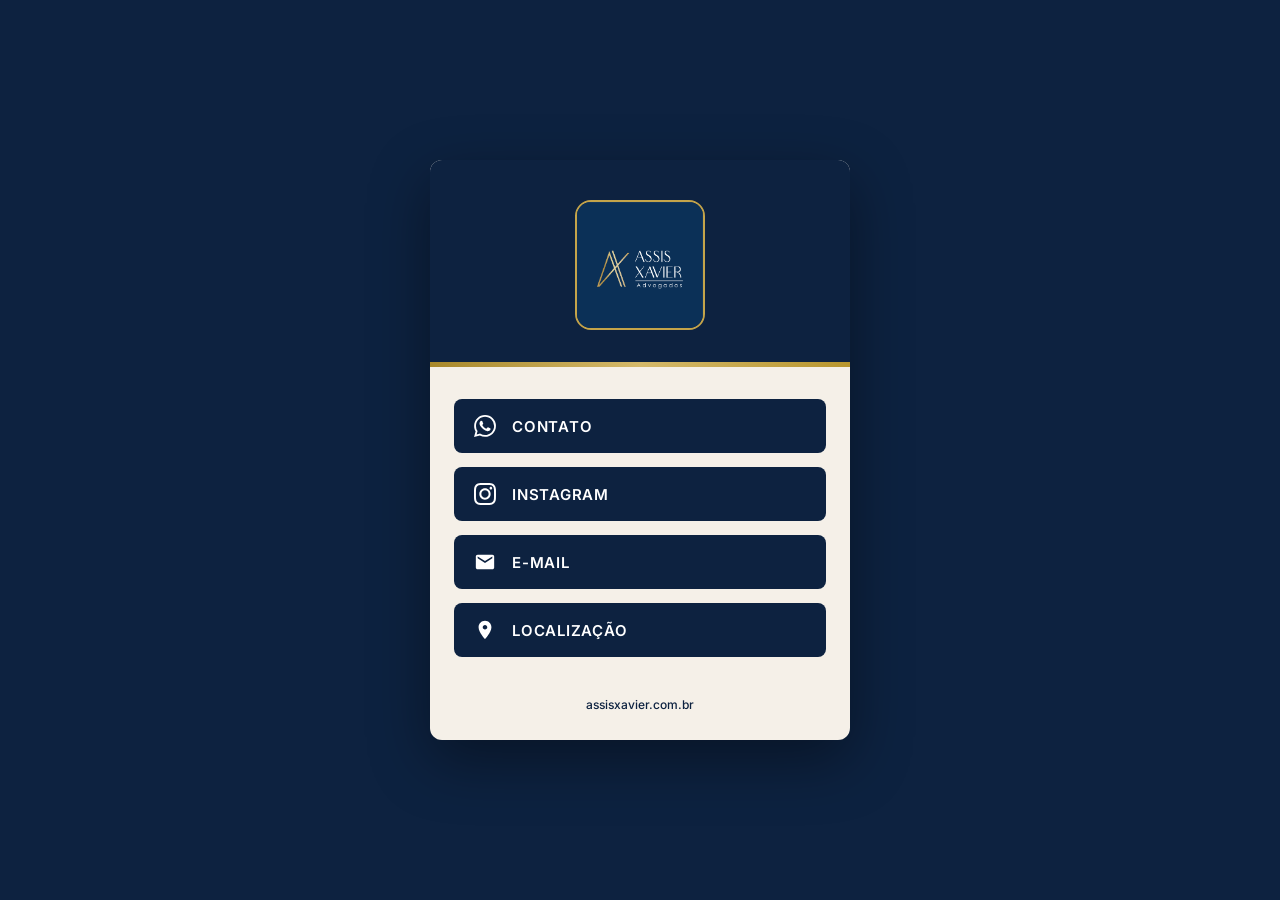
<file: site/links.html>
<!DOCTYPE html>
<html lang="pt-BR">
<head>
  <meta charset="UTF-8" />
  <meta name="viewport" content="width=device-width, initial-scale=1.0" />
  <meta name="description" content="Assis Xavier Advogados — Links de contato e redes sociais." />
  <title>Assis Xavier Advogados</title>
  <link rel="preconnect" href="https://fonts.googleapis.com" />
  <link rel="preconnect" href="https://fonts.gstatic.com" crossorigin />
  <link href="https://fonts.googleapis.com/css2?family=Playfair+Display:wght@600;700&family=Inter:wght@400;500;600&display=swap" rel="stylesheet" />
  <style>
    *, *::before, *::after { box-sizing: border-box; margin: 0; padding: 0; }

    body {
      min-height: 100dvh;
      display: flex;
      flex-direction: column;
      align-items: center;
      justify-content: center;
      background: #0d2240;
      font-family: 'Inter', sans-serif;
      padding: 2rem 1rem;
    }

    .card {
      width: 100%;
      max-width: 420px;
      background: #f5f0e8;
      border-radius: 12px;
      overflow: hidden;
      box-shadow: 0 20px 60px rgba(0,0,0,0.4);
    }

    .card__header {
      background: #0d2240;
      padding: 2.5rem 2rem 2rem;
      display: flex;
      flex-direction: column;
      align-items: center;
      gap: 0.75rem;
    }

    .card__logo-wrap {
      width: 130px;
      height: 130px;
      border-radius: 16px;
      overflow: hidden;
      border: 2px solid #c4a44a;
    }

    .card__logo {
      width: 100%;
      height: 100%;
      object-fit: cover;
    }

    .gold-bar {
      width: 100%;
      height: 5px;
      background: linear-gradient(90deg, #a8882a, #d4b96a, #b8962e);
    }

    .card__body {
      padding: 2rem 1.5rem 2.5rem;
      display: flex;
      flex-direction: column;
      gap: 0.875rem;
    }

    .link-btn {
      display: flex;
      align-items: center;
      gap: 1rem;
      background: #0d2240;
      color: #fff;
      text-decoration: none;
      border-radius: 8px;
      padding: 1rem 1.25rem;
      font-size: 0.9375rem;
      font-weight: 600;
      letter-spacing: 0.05em;
      text-transform: uppercase;
      transition: background 0.2s, transform 0.15s;
    }

    .link-btn:hover {
      background: #163355;
      transform: translateY(-1px);
    }

    .link-btn:active {
      transform: translateY(0);
    }

    .link-btn__icon {
      flex-shrink: 0;
      width: 22px;
      height: 22px;
      display: flex;
      align-items: center;
      justify-content: center;
    }

    .link-btn__icon svg {
      width: 22px;
      height: 22px;
      fill: currentColor;
    }

    .card__footer {
      padding: 0 1.5rem 1.75rem;
      text-align: center;
      font-size: 0.75rem;
      color: #7a6f5e;
    }

    .card__footer a {
      color: #0d2240;
      text-decoration: none;
      font-weight: 500;
    }
  </style>
</head>
<body>

  <div class="card">
    <div class="card__header">
      <div class="card__logo-wrap">
        <img src="/assets/img/logo-1.png" alt="Assis Xavier Advogados" class="card__logo" />
      </div>
    </div>

    <div class="gold-bar"></div>

    <div class="card__body">

      <a href="https://wa.me/5544999778551" class="link-btn" target="_blank" rel="noopener">
        <span class="link-btn__icon">
          <svg viewBox="0 0 24 24" xmlns="http://www.w3.org/2000/svg">
            <path d="M17.472 14.382c-.297-.149-1.758-.867-2.03-.967-.273-.099-.471-.148-.67.15-.197.297-.767.966-.94 1.164-.173.199-.347.223-.644.075-.297-.15-1.255-.463-2.39-1.475-.883-.788-1.48-1.761-1.653-2.059-.173-.297-.018-.458.13-.606.134-.133.298-.347.446-.52.149-.174.198-.298.298-.497.099-.198.05-.371-.025-.52-.075-.149-.669-1.612-.916-2.207-.242-.579-.487-.5-.669-.51-.173-.008-.371-.01-.57-.01-.198 0-.52.074-.792.372-.272.297-1.04 1.016-1.04 2.479 0 1.462 1.065 2.875 1.213 3.074.149.198 2.096 3.2 5.077 4.487.709.306 1.262.489 1.694.625.712.227 1.36.195 1.871.118.571-.085 1.758-.719 2.006-1.413.248-.694.248-1.289.173-1.413-.074-.124-.272-.198-.57-.347m-5.421 7.403h-.004a9.87 9.87 0 01-5.031-1.378l-.361-.214-3.741.982.998-3.648-.235-.374a9.86 9.86 0 01-1.51-5.26c.001-5.45 4.436-9.884 9.888-9.884 2.64 0 5.122 1.03 6.988 2.898a9.825 9.825 0 012.893 6.994c-.003 5.45-4.437 9.884-9.885 9.884m8.413-18.297A11.815 11.815 0 0012.05 0C5.495 0 .16 5.335.157 11.892c0 2.096.547 4.142 1.588 5.945L.057 24l6.305-1.654a11.882 11.882 0 005.683 1.448h.005c6.554 0 11.89-5.335 11.893-11.893a11.821 11.821 0 00-3.48-8.413z"/>
          </svg>
        </span>
        Contato
      </a>

      <a href="https://instagram.com/assisxavieradv" class="link-btn" target="_blank" rel="noopener">
        <span class="link-btn__icon">
          <svg viewBox="0 0 24 24" xmlns="http://www.w3.org/2000/svg">
            <path d="M12 2.163c3.204 0 3.584.012 4.85.07 3.252.148 4.771 1.691 4.919 4.919.058 1.265.069 1.645.069 4.849 0 3.205-.012 3.584-.069 4.849-.149 3.225-1.664 4.771-4.919 4.919-1.266.058-1.644.07-4.85.07-3.204 0-3.584-.012-4.849-.07-3.26-.149-4.771-1.699-4.919-4.92-.058-1.265-.07-1.644-.07-4.849 0-3.204.013-3.583.07-4.849.149-3.227 1.664-4.771 4.919-4.919 1.266-.057 1.645-.069 4.849-.069zm0-2.163c-3.259 0-3.667.014-4.947.072-4.358.2-6.78 2.618-6.98 6.98-.059 1.281-.073 1.689-.073 4.948 0 3.259.014 3.668.072 4.948.2 4.358 2.618 6.78 6.98 6.98 1.281.058 1.689.072 4.948.072 3.259 0 3.668-.014 4.948-.072 4.354-.2 6.782-2.618 6.979-6.98.059-1.28.073-1.689.073-4.948 0-3.259-.014-3.667-.072-4.947-.196-4.354-2.617-6.78-6.979-6.98-1.281-.059-1.69-.073-4.949-.073zm0 5.838c-3.403 0-6.162 2.759-6.162 6.162s2.759 6.163 6.162 6.163 6.162-2.759 6.162-6.163c0-3.403-2.759-6.162-6.162-6.162zm0 10.162c-2.209 0-4-1.79-4-4 0-2.209 1.791-4 4-4s4 1.791 4 4c0 2.21-1.791 4-4 4zm6.406-11.845c-.796 0-1.441.645-1.441 1.44s.645 1.44 1.441 1.44c.795 0 1.439-.645 1.439-1.44s-.644-1.44-1.439-1.44z"/>
          </svg>
        </span>
        Instagram
      </a>

      <a href="mailto:willian.assis@assisxavier.com.br" class="link-btn">
        <span class="link-btn__icon">
          <svg viewBox="0 0 24 24" xmlns="http://www.w3.org/2000/svg">
            <path d="M20 4H4c-1.1 0-2 .9-2 2v12c0 1.1.9 2 2 2h16c1.1 0 2-.9 2-2V6c0-1.1-.9-2-2-2zm0 4l-8 5-8-5V6l8 5 8-5v2z"/>
          </svg>
        </span>
        E-mail
      </a>

      <a href="https://share.google/HJ23YFIeoYYF0W47X" class="link-btn" target="_blank" rel="noopener">
        <span class="link-btn__icon">
          <svg viewBox="0 0 24 24" xmlns="http://www.w3.org/2000/svg">
            <path d="M12 2C8.13 2 5 5.13 5 9c0 5.25 7 13 7 13s7-7.75 7-13c0-3.87-3.13-7-7-7zm0 9.5c-1.38 0-2.5-1.12-2.5-2.5s1.12-2.5 2.5-2.5 2.5 1.12 2.5 2.5-1.12 2.5-2.5 2.5z"/>
          </svg>
        </span>
        Localização
      </a>

    </div>

    <div class="card__footer">
      <a href="https://assisxavier.com.br">assisxavier.com.br</a>
    </div>
  </div>

</body>
</html>
</file>
<file: assets/css/style.css>
*, *::before, *::after { box-sizing: border-box; margin: 0; padding: 0; }

:root {
  --navy:    #163355;
  --navy-2:  #1a3a62;
  --navy-3:  #1f4275;
  --gold:    #c4a44a;
  --gold-lt: #d9bd72;
  --gold-dk: #a8882a;
  --gold-gradient: linear-gradient(135deg, #a8882a 0%, #d4b96a 50%, #c4a44a 100%);
  --white:   #ffffff;
  --gray-50: #f6f7fa;
  --gray-100:#eaecf2;
  --gray-400:#9ca3af;
  --gray-600:#4b5563;
  --gray-800:#1f2937;
  --font-serif: 'Playfair Display', Georgia, serif;
  --font-sans:  'Inter', system-ui, sans-serif;
  --radius: 8px;
  --shadow: 0 4px 24px rgba(13,27,42,.12);
  --shadow-lg: 0 8px 40px rgba(13,27,42,.18);
  --transition: .25s ease;
  --navbar-h: 72px;
}

html { scroll-behavior: smooth; }
body { font-family: var(--font-sans); color: var(--gray-800); background: var(--white); line-height: 1.7; -webkit-font-smoothing: antialiased; }
img { display: block; max-width: 100%; }
a { text-decoration: none; color: inherit; }

.container { max-width: 1160px; margin-inline: auto; padding-inline: 24px; }
.section { padding-block: 96px; }

.section-eyebrow { display: inline-block; font-size: .75rem; font-weight: 600; letter-spacing: .12em; text-transform: uppercase; background: var(--gold-gradient); -webkit-background-clip: text; -webkit-text-fill-color: transparent; background-clip: text; margin-bottom: 12px; }
.section-title { font-family: var(--font-serif); font-size: clamp(1.75rem, 4vw, 2.75rem); font-weight: 700; color: var(--navy); line-height: 1.2; margin-bottom: 16px; }
.section-desc { font-size: 1.05rem; color: var(--gray-600); max-width: 560px; }
.section-header { text-align: center; margin-bottom: 64px; }
.section-header .section-desc { margin-inline: auto; }

.btn { display: inline-flex; align-items: center; gap: 8px; padding: 14px 32px; border-radius: var(--radius); font-weight: 600; font-size: .95rem; cursor: pointer; border: 2px solid transparent; transition: var(--transition); white-space: nowrap; }
.btn--primary { background: var(--gold-gradient); color: var(--navy); }
.btn--primary:hover { filter: brightness(1.1); transform: translateY(-2px); }
.btn--outline { border-color: rgba(255,255,255,.6); color: var(--white); }
.btn--outline:hover { background: rgba(255,255,255,.1); transform: translateY(-2px); }
.btn--whatsapp { background: #25d366; color: #fff; margin-top: 28px; }
.btn--whatsapp:hover { background: #1ebe5d; transform: translateY(-2px); }
.btn--full { width: 100%; justify-content: center; }

.navbar { position: fixed; top: 0; left: 0; right: 0; z-index: 100; height: var(--navbar-h); background: transparent; transition: background var(--transition), box-shadow var(--transition); }
.navbar.scrolled { background: var(--navy); box-shadow: 0 2px 20px rgba(0,0,0,.3); }
.navbar__inner { display: flex; align-items: center; justify-content: space-between; height: 100%; }
.navbar__logo { display: flex; align-items: center; }
.logo-img { height: 52px; width: auto; display: block; }
.logo-text { display: flex; flex-direction: column; }
.navbar__logo .logo-main { font-family: var(--font-serif); font-size: 1.1rem; font-weight: 700; color: var(--white); letter-spacing: .04em; text-transform: uppercase; }
.navbar__logo .logo-sub { font-size: .62rem; letter-spacing: .2em; text-transform: uppercase; background: var(--gold-gradient); -webkit-background-clip: text; -webkit-text-fill-color: transparent; background-clip: text; }
.navbar__nav { display: flex; gap: 40px; align-items: center; }
.navbar__nav a { font-size: .9rem; font-weight: 500; color: rgba(255,255,255,.85); transition: color var(--transition); position: relative; }
.navbar__nav a::after { content: ''; position: absolute; bottom: -4px; left: 0; width: 0; height: 2px; background: var(--gold); transition: width var(--transition); }
.navbar__nav a:hover { color: var(--white); }
.navbar__nav a:hover::after { width: 100%; }
.navbar__toggle { display: none; flex-direction: column; gap: 5px; background: none; border: none; cursor: pointer; padding: 4px; }
.navbar__toggle span { display: block; width: 24px; height: 2px; background: var(--white); border-radius: 2px; transition: var(--transition); }

.hero { position: relative; min-height: 100vh; display: flex; align-items: center; background: linear-gradient(135deg, #0f2540 0%, var(--navy) 50%, var(--navy-2) 100%); overflow: hidden; }
.hero__logo-bg { position: absolute; right: 6%; top: 50%; transform: translateY(-50%); width: clamp(200px, 22vw, 340px); opacity: 0.10; pointer-events: none; user-select: none; }
.hero__logo-bg img { width: 100%; height: auto; display: block; filter: brightness(10); }
.hero__overlay { position: absolute; inset: 0; background: linear-gradient(to right, rgba(13,27,42,.85) 40%, transparent 100%); }
.hero__content { position: relative; z-index: 1; max-width: 680px; padding-top: var(--navbar-h); }
.hero__eyebrow { font-size: .8rem; font-weight: 600; letter-spacing: .15em; text-transform: uppercase; color: var(--gold); margin-bottom: 16px; }
.hero__title { font-family: var(--font-serif); font-size: clamp(2.5rem, 6vw, 4.5rem); font-weight: 700; color: var(--white); line-height: 1.1; margin-bottom: 24px; }
.hero__subtitle { font-size: 1.1rem; color: rgba(255,255,255,.75); max-width: 520px; margin-bottom: 40px; line-height: 1.8; }
.hero__actions { display: flex; gap: 16px; flex-wrap: wrap; }
.hero__scroll-hint { position: absolute; bottom: 40px; left: 50%; transform: translateX(-50%); }
.hero__scroll-hint span { display: block; width: 24px; height: 40px; border: 2px solid rgba(255,255,255,.3); border-radius: 12px; position: relative; }
.hero__scroll-hint span::after { content: ''; position: absolute; top: 6px; left: 50%; transform: translateX(-50%); width: 4px; height: 8px; background: var(--gold); border-radius: 2px; animation: scroll-dot 1.8s ease-in-out infinite; }
@keyframes scroll-dot { 0%, 100% { transform: translateX(-50%) translateY(0); opacity: 1; } 80% { transform: translateX(-50%) translateY(12px); opacity: 0; } }

.sobre { background: var(--gray-50); }
.sobre__grid { display: grid; grid-template-columns: 1fr 1.2fr; gap: 80px; align-items: center; }
.sobre__visual { position: relative; }
.sobre__img-wrap { border-radius: var(--radius); overflow: hidden; box-shadow: var(--shadow-lg); }
.sobre__img-placeholder svg { width: 100%; height: auto; display: block; aspect-ratio: 9/10; }
.sobre__badge { position: absolute; bottom: -20px; right: -20px; background: var(--gold-gradient); color: var(--navy); border-radius: var(--radius); padding: 20px 24px; text-align: center; box-shadow: var(--shadow); z-index: 1; }
.sobre__badge strong { display: block; font-family: var(--font-serif); font-size: 2.5rem; font-weight: 700; line-height: 1; }
.sobre__badge span { font-size: .75rem; font-weight: 600; letter-spacing: .05em; text-transform: uppercase; }
.sobre__text p { color: var(--gray-600); margin-bottom: 16px; }
.sobre__diferenciais { list-style: none; margin-top: 28px; display: flex; flex-direction: column; gap: 12px; }
.sobre__diferenciais li { display: flex; align-items: center; gap: 12px; font-weight: 500; color: var(--gray-800); }
.diferencial-icon { color: var(--gold); font-size: .7rem; flex-shrink: 0; }

.areas { background: var(--white); }
.areas__grid { display: grid; grid-template-columns: repeat(3, 1fr); gap: 28px; }
.area-card { padding: 36px 28px; border: 1px solid var(--gray-100); border-radius: var(--radius); transition: transform var(--transition), box-shadow var(--transition), border-color var(--transition); }
.area-card:hover { transform: translateY(-6px); box-shadow: var(--shadow-lg); border-color: var(--gold-lt); }
.area-card__icon { font-size: 2rem; margin-bottom: 16px; }
.area-card h3 { font-family: var(--font-serif); font-size: 1.2rem; color: var(--navy); margin-bottom: 10px; }
.area-card p { font-size: .9rem; color: var(--gray-600); line-height: 1.65; }

.equipe { background: var(--gray-50); }
.equipe__grid { display: grid; grid-template-columns: repeat(3, 1fr); gap: 32px; }
.membro-card { background: var(--white); border-radius: var(--radius); overflow: hidden; box-shadow: var(--shadow); transition: transform var(--transition), box-shadow var(--transition); }
.membro-card:hover { transform: translateY(-6px); box-shadow: var(--shadow-lg); }
.membro-card__avatar svg { width: 100%; aspect-ratio: 1; display: block; }
.membro-card__info { padding: 24px; }
.membro-card__info h3 { font-family: var(--font-serif); font-size: 1.2rem; color: var(--navy); margin-bottom: 4px; }
.membro-oab { display: inline-block; font-size: .78rem; font-weight: 600; letter-spacing: .08em; color: var(--gold); text-transform: uppercase; margin-bottom: 12px; }
.membro-card__info p { font-size: .88rem; color: var(--gray-600); line-height: 1.6; margin-bottom: 16px; }
.membro-card__areas { display: flex; flex-wrap: wrap; gap: 6px; }
.membro-card__areas span { background: var(--gray-100); color: var(--navy-2); font-size: .75rem; font-weight: 600; padding: 4px 10px; border-radius: 20px; }

.contato { background: linear-gradient(160deg, #0f2540 0%, var(--navy) 100%); color: var(--white); }
.contato .section-title { color: var(--white); }
.contato .section-eyebrow { -webkit-text-fill-color: var(--gold); color: var(--gold); }
.contato__grid { display: grid; grid-template-columns: 1fr 1.2fr; gap: 80px; align-items: start; }
.contato__info p { color: rgba(255,255,255,.7); margin-bottom: 0; font-size: 1rem; }
.contato__lista { list-style: none; margin-top: 36px; display: flex; flex-direction: column; gap: 24px; }
.contato__lista li { display: flex; align-items: flex-start; gap: 16px; }
.contato-icon { font-size: 1.2rem; flex-shrink: 0; margin-top: 2px; }
.contato__lista strong { display: block; font-size: .8rem; letter-spacing: .1em; text-transform: uppercase; color: var(--gold); margin-bottom: 2px; }
.contato__lista span { color: rgba(255,255,255,.75); font-size: .95rem; line-height: 1.5; }
.contato__form { background: var(--white); border-radius: var(--radius); padding: 40px; box-shadow: var(--shadow-lg); }
.form-group { margin-bottom: 20px; }
.form-group label { display: block; font-size: .85rem; font-weight: 600; color: var(--gray-800); margin-bottom: 6px; }
.form-group input, .form-group select, .form-group textarea { width: 100%; padding: 12px 16px; border: 1.5px solid var(--gray-100); border-radius: var(--radius); font-family: var(--font-sans); font-size: .95rem; color: var(--gray-800); background: var(--gray-50); transition: border-color var(--transition); outline: none; resize: vertical; }
.form-group input:focus, .form-group select:focus, .form-group textarea:focus { border-color: var(--navy-2); background: var(--white); }
.form-disclaimer { text-align: center; font-size: .8rem; color: var(--gray-400); margin-top: 12px; }

.footer { background: #0a1d30; color: rgba(255,255,255,.6); }
.footer__inner { display: grid; grid-template-columns: 1.5fr 1fr 1fr; gap: 60px; padding-block: 64px; }
.footer__logo { display: flex; align-items: center; gap: 10px; margin-bottom: 16px; }
.footer__logo .logo-monogram { width: 36px; height: 40px; }
.footer__brand .logo-main { font-family: var(--font-serif); font-size: 1.1rem; font-weight: 700; color: var(--white); text-transform: uppercase; letter-spacing: .04em; }
.footer__brand .logo-sub { font-size: .62rem; letter-spacing: .2em; text-transform: uppercase; background: var(--gold-gradient); -webkit-background-clip: text; -webkit-text-fill-color: transparent; background-clip: text; }
.footer__brand p { font-size: .9rem; line-height: 1.7; }
.footer__links h4 { font-size: .8rem; font-weight: 700; letter-spacing: .12em; text-transform: uppercase; color: var(--white); margin-bottom: 16px; }
.footer__links a { display: block; font-size: .9rem; color: rgba(255,255,255,.55); margin-bottom: 8px; transition: color var(--transition); }
.footer__links a:hover { color: var(--gold); }
.footer__bottom { border-top: 1px solid rgba(255,255,255,.08); padding-block: 24px; }
.footer__bottom .container { display: flex; flex-direction: column; gap: 4px; align-items: center; text-align: center; }
.footer__bottom p { font-size: .8rem; color: rgba(255,255,255,.35); }

.whatsapp-float { position: fixed; bottom: 28px; right: 28px; z-index: 200; width: 56px; height: 56px; background: #25d366; border-radius: 50%; display: flex; align-items: center; justify-content: center; box-shadow: 0 4px 20px rgba(37,211,102,.45); transition: transform var(--transition), box-shadow var(--transition); }
.whatsapp-float svg { width: 28px; height: 28px; }
.whatsapp-float:hover { transform: scale(1.1); box-shadow: 0 6px 28px rgba(37,211,102,.55); }

@media (max-width: 1024px) {
  .areas__grid, .equipe__grid { grid-template-columns: repeat(2, 1fr); }
  .sobre__grid { grid-template-columns: 1fr; gap: 60px; }
  .sobre__visual { max-width: 400px; margin-inline: auto; }
  .contato__grid { grid-template-columns: 1fr; gap: 48px; }
  .footer__inner { grid-template-columns: 1fr 1fr; }
}

@media (max-width: 768px) {
  :root { --navbar-h: 64px; }
  .section { padding-block: 64px; }
  .navbar__nav { display: none; position: absolute; top: var(--navbar-h); left: 0; right: 0; background: var(--navy); flex-direction: column; gap: 0; padding: 16px 0 24px; }
  .navbar__nav.open { display: flex; }
  .navbar__nav a { padding: 12px 24px; width: 100%; }
  .navbar__nav a::after { display: none; }
  .navbar__toggle { display: flex; }
  .areas__grid { grid-template-columns: 1fr; }
  .equipe__grid { grid-template-columns: 1fr; max-width: 400px; margin-inline: auto; }
  .footer__inner { grid-template-columns: 1fr; gap: 40px; }
  .contato__form { padding: 28px 20px; }
}
</file>
<file: site/assets/css/style.css>
/* ===== RESET & BASE ===== */
*, *::before, *::after { box-sizing: border-box; margin: 0; padding: 0; }

:root {
  --navy:    #163355;
  --navy-2:  #1a3a62;
  --navy-3:  #1f4275;
  --gold:    #c4a44a;
  --gold-lt: #d9bd72;
  --gold-dk: #a8882a;
  --gold-gradient: linear-gradient(135deg, #a8882a 0%, #d4b96a 50%, #c4a44a 100%);
  --white:   #ffffff;
  --gray-50: #f6f7fa;
  --gray-100:#eaecf2;
  --gray-400:#9ca3af;
  --gray-600:#4b5563;
  --gray-800:#1f2937;

  --font-serif: 'Playfair Display', Georgia, serif;
  --font-sans:  'Inter', system-ui, sans-serif;

  --radius: 8px;
  --shadow: 0 4px 24px rgba(13,27,42,.12);
  --shadow-lg: 0 8px 40px rgba(13,27,42,.18);

  --transition: .25s ease;
  --navbar-h: 72px;
}

html { scroll-behavior: smooth; }

body {
  font-family: var(--font-sans);
  color: var(--gray-800);
  background: var(--white);
  line-height: 1.7;
  -webkit-font-smoothing: antialiased;
}

img { display: block; max-width: 100%; }

a { text-decoration: none; color: inherit; }

/* ===== UTILITIES ===== */
.container {
  max-width: 1160px;
  margin-inline: auto;
  padding-inline: 24px;
}

.section {
  padding-block: 96px;
}

.section-eyebrow {
  display: inline-block;
  font-size: .75rem;
  font-weight: 600;
  letter-spacing: .12em;
  text-transform: uppercase;
  background: var(--gold-gradient);
  -webkit-background-clip: text;
  -webkit-text-fill-color: transparent;
  background-clip: text;
  margin-bottom: 12px;
}

/* gold gradient text helper */
.gold-text {
  background: var(--gold-gradient);
  -webkit-background-clip: text;
  -webkit-text-fill-color: transparent;
  background-clip: text;
}

.section-title {
  font-family: var(--font-serif);
  font-size: clamp(1.75rem, 4vw, 2.75rem);
  font-weight: 700;
  color: var(--navy);
  line-height: 1.2;
  margin-bottom: 16px;
}

.section-desc {
  font-size: 1.05rem;
  color: var(--gray-600);
  max-width: 560px;
}

.section-header {
  text-align: center;
  margin-bottom: 64px;
}

.section-header .section-desc { margin-inline: auto; }

/* ===== BUTTONS ===== */
.btn {
  display: inline-flex;
  align-items: center;
  gap: 8px;
  padding: 14px 32px;
  border-radius: var(--radius);
  font-weight: 600;
  font-size: .95rem;
  cursor: pointer;
  border: 2px solid transparent;
  transition: var(--transition);
  white-space: nowrap;
}

.btn--primary {
  background: var(--gold-gradient);
  color: var(--navy);
}
.btn--primary:hover { filter: brightness(1.1); transform: translateY(-2px); }

.btn--outline {
  border-color: rgba(255,255,255,.6);
  color: var(--white);
}
.btn--outline:hover { background: rgba(255,255,255,.1); transform: translateY(-2px); }

.btn--whatsapp {
  background: #25d366;
  color: #fff;
  margin-top: 28px;
}
.btn--whatsapp:hover { background: #1ebe5d; transform: translateY(-2px); }

.btn--full { width: 100%; justify-content: center; }

/* ===== NAVBAR ===== */
.navbar {
  position: fixed;
  top: 0; left: 0; right: 0;
  z-index: 100;
  height: var(--navbar-h);
  background: transparent;
  transition: background var(--transition), box-shadow var(--transition);
}

.navbar.scrolled {
  background: var(--navy);
  box-shadow: 0 2px 20px rgba(0,0,0,.3);
}

.navbar__inner {
  display: flex;
  align-items: center;
  justify-content: space-between;
  height: 100%;
}

.navbar__logo { display: flex; align-items: center; }
.logo-img { height: 56px; width: auto; display: block; }

.navbar__nav {
  display: flex;
  gap: 40px;
  align-items: center;
}
.navbar__nav a {
  font-size: .9rem;
  font-weight: 500;
  color: rgba(255,255,255,.85);
  transition: color var(--transition);
  position: relative;
}
.navbar__nav a::after {
  content: '';
  position: absolute;
  bottom: -4px; left: 0;
  width: 0; height: 2px;
  background: var(--gold);
  transition: width var(--transition);
}
.navbar__nav a:hover { color: var(--white); }
.navbar__nav a:hover::after { width: 100%; }

.navbar__toggle {
  display: none;
  flex-direction: column;
  gap: 5px;
  background: none;
  border: none;
  cursor: pointer;
  padding: 4px;
}
.navbar__toggle span {
  display: block;
  width: 24px; height: 2px;
  background: var(--white);
  border-radius: 2px;
  transition: var(--transition);
}

/* ===== HERO ===== */
.hero {
  position: relative;
  min-height: 100vh;
  display: flex;
  align-items: center;
  background: linear-gradient(135deg, #0f2540 0%, var(--navy) 50%, var(--navy-2) 100%);
  overflow: hidden;
}

.hero__monogram {
  position: absolute;
  right: 8%;
  top: 50%;
  transform: translateY(-50%);
  width: clamp(160px, 18vw, 260px);
  opacity: 0.12;
  pointer-events: none;
  user-select: none;
}

.hero__overlay {
  position: absolute;
  inset: 0;
  background: linear-gradient(to right, rgba(13,27,42,.85) 40%, transparent 100%);
}

.hero__content {
  position: relative;
  z-index: 1;
  max-width: 680px;
  padding-top: var(--navbar-h);
}

.hero__eyebrow {
  font-size: .8rem;
  font-weight: 600;
  letter-spacing: .15em;
  text-transform: uppercase;
  color: var(--gold);
  margin-bottom: 16px;
}

.hero__title {
  font-family: var(--font-serif);
  font-size: clamp(2.5rem, 6vw, 4.5rem);
  font-weight: 700;
  color: var(--white);
  line-height: 1.1;
  margin-bottom: 24px;
}

.hero__subtitle {
  font-size: 1.1rem;
  color: rgba(255,255,255,.75);
  max-width: 520px;
  margin-bottom: 40px;
  line-height: 1.8;
}

.hero__actions {
  display: flex;
  gap: 16px;
  flex-wrap: wrap;
}

.hero__scroll-hint {
  position: absolute;
  bottom: 40px;
  left: 50%;
  transform: translateX(-50%);
}
.hero__scroll-hint span {
  display: block;
  width: 24px; height: 40px;
  border: 2px solid rgba(255,255,255,.3);
  border-radius: 12px;
  position: relative;
}
.hero__scroll-hint span::after {
  content: '';
  position: absolute;
  top: 6px; left: 50%;
  transform: translateX(-50%);
  width: 4px; height: 8px;
  background: var(--gold);
  border-radius: 2px;
  animation: scroll-dot 1.8s ease-in-out infinite;
}
@keyframes scroll-dot {
  0%, 100% { transform: translateX(-50%) translateY(0); opacity: 1; }
  80% { transform: translateX(-50%) translateY(12px); opacity: 0; }
}

/* ===== SOBRE ===== */
.sobre { background: var(--gray-50); }

.sobre__grid {
  display: grid;
  grid-template-columns: 1fr 1.2fr;
  gap: 80px;
  align-items: center;
}

.sobre__visual {
  position: relative;
}

.sobre__img-wrap {
  border-radius: var(--radius);
  overflow: hidden;
  box-shadow: var(--shadow-lg);
}

.sobre__img-placeholder svg {
  width: 100%;
  height: auto;
  display: block;
  aspect-ratio: 9/10;
}

.sobre__badge {
  position: absolute;
  bottom: -20px;
  right: -20px;
  background: var(--gold-gradient);
  color: var(--navy);
  border-radius: var(--radius);
  padding: 20px 24px;
  text-align: center;
  box-shadow: var(--shadow);
  z-index: 1;
}
.sobre__badge strong {
  display: block;
  font-family: var(--font-serif);
  font-size: 2.5rem;
  font-weight: 700;
  line-height: 1;
}
.sobre__badge span {
  font-size: .75rem;
  font-weight: 600;
  letter-spacing: .05em;
  text-transform: uppercase;
}

.sobre__text p {
  color: var(--gray-600);
  margin-bottom: 16px;
}

.sobre__diferenciais {
  list-style: none;
  margin-top: 28px;
  display: flex;
  flex-direction: column;
  gap: 12px;
}
.sobre__diferenciais li {
  display: flex;
  align-items: center;
  gap: 12px;
  font-weight: 500;
  color: var(--gray-800);
}
.diferencial-icon {
  color: var(--gold);
  font-size: .7rem;
  flex-shrink: 0;
}

/* ===== ÁREAS ===== */
.areas { background: var(--white); }

.areas__grid {
  display: grid;
  grid-template-columns: repeat(3, 1fr);
  gap: 28px;
}

.area-card {
  padding: 36px 28px;
  border: 1px solid var(--gray-100);
  border-radius: var(--radius);
  transition: transform var(--transition), box-shadow var(--transition), border-color var(--transition);
}
.area-card:hover {
  transform: translateY(-6px);
  box-shadow: var(--shadow-lg);
  border-color: var(--gold-lt);
}

.area-card__icon {
  font-size: 2rem;
  margin-bottom: 16px;
}

.area-card h3 {
  font-family: var(--font-serif);
  font-size: 1.2rem;
  color: var(--navy);
  margin-bottom: 10px;
}

.area-card p {
  font-size: .9rem;
  color: var(--gray-600);
  line-height: 1.65;
}

/* ===== EQUIPE ===== */
.equipe { background: var(--gray-50); }

.equipe__grid {
  display: grid;
  grid-template-columns: repeat(3, 1fr);
  gap: 32px;
}

.membro-card {
  background: var(--white);
  border-radius: var(--radius);
  overflow: hidden;
  box-shadow: var(--shadow);
  transition: transform var(--transition), box-shadow var(--transition);
}
.membro-card:hover {
  transform: translateY(-6px);
  box-shadow: var(--shadow-lg);
}

.membro-card__avatar svg {
  width: 100%;
  aspect-ratio: 1;
  display: block;
}

.membro-card__info {
  padding: 24px;
}

.membro-card__info h3 {
  font-family: var(--font-serif);
  font-size: 1.2rem;
  color: var(--navy);
  margin-bottom: 4px;
}

.membro-oab {
  display: inline-block;
  font-size: .78rem;
  font-weight: 600;
  letter-spacing: .08em;
  color: var(--gold);
  text-transform: uppercase;
  margin-bottom: 12px;
}

.membro-card__info p {
  font-size: .88rem;
  color: var(--gray-600);
  line-height: 1.6;
  margin-bottom: 16px;
}

.membro-card__areas {
  display: flex;
  flex-wrap: wrap;
  gap: 6px;
}
.membro-card__areas span {
  background: var(--gray-100);
  color: var(--navy-2);
  font-size: .75rem;
  font-weight: 600;
  padding: 4px 10px;
  border-radius: 20px;
}

/* ===== CONTATO ===== */
.contato {
  background: linear-gradient(160deg, #0f2540 0%, var(--navy) 100%);
  color: var(--white);
}
.contato .section-title { color: var(--white); }
.contato .section-eyebrow { color: var(--gold); }

.contato__grid {
  display: grid;
  grid-template-columns: 1fr 1.2fr;
  gap: 80px;
  align-items: start;
}

.contato__info p {
  color: rgba(255,255,255,.7);
  margin-bottom: 0;
  font-size: 1rem;
}

.contato__lista {
  list-style: none;
  margin-top: 36px;
  display: flex;
  flex-direction: column;
  gap: 24px;
}
.contato__lista li {
  display: flex;
  align-items: flex-start;
  gap: 16px;
}
.contato-icon {
  font-size: 1.2rem;
  flex-shrink: 0;
  margin-top: 2px;
}
.contato__lista strong {
  display: block;
  font-size: .8rem;
  letter-spacing: .1em;
  text-transform: uppercase;
  color: var(--gold);
  margin-bottom: 2px;
}
.contato__lista span {
  color: rgba(255,255,255,.75);
  font-size: .95rem;
  line-height: 1.5;
}

/* ===== FORM ===== */
.contato__form {
  background: var(--white);
  border-radius: var(--radius);
  padding: 40px;
  box-shadow: var(--shadow-lg);
}

.form-group {
  margin-bottom: 20px;
}
.form-group label {
  display: block;
  font-size: .85rem;
  font-weight: 600;
  color: var(--gray-800);
  margin-bottom: 6px;
}
.form-group input,
.form-group select,
.form-group textarea {
  width: 100%;
  padding: 12px 16px;
  border: 1.5px solid var(--gray-100);
  border-radius: var(--radius);
  font-family: var(--font-sans);
  font-size: .95rem;
  color: var(--gray-800);
  background: var(--gray-50);
  transition: border-color var(--transition);
  outline: none;
  resize: vertical;
}
.form-group input:focus,
.form-group select:focus,
.form-group textarea:focus {
  border-color: var(--navy-2);
  background: var(--white);
}

.form-disclaimer {
  text-align: center;
  font-size: .8rem;
  color: var(--gray-400);
  margin-top: 12px;
}

/* ===== FOOTER ===== */
.footer {
  background: #0a1d30;
  color: rgba(255,255,255,.6);
}

.footer__inner {
  display: grid;
  grid-template-columns: 1.5fr 1fr 1fr;
  gap: 60px;
  padding-block: 64px;
}

.footer__logo {
  display: flex;
  align-items: center;
  gap: 10px;
  margin-bottom: 16px;
}
.footer__logo .logo-monogram { width: 36px; height: 40px; }
.footer__brand .logo-main {
  font-family: var(--font-serif);
  font-size: 1.1rem;
  font-weight: 700;
  color: var(--white);
  text-transform: uppercase;
  letter-spacing: .04em;
}
.footer__brand .logo-sub {
  font-size: .62rem;
  letter-spacing: .2em;
  text-transform: uppercase;
  background: var(--gold-gradient);
  -webkit-background-clip: text;
  -webkit-text-fill-color: transparent;
  background-clip: text;
}
.footer__brand p {
  font-size: .9rem;
  line-height: 1.7;
}

.footer__links h4 {
  font-size: .8rem;
  font-weight: 700;
  letter-spacing: .12em;
  text-transform: uppercase;
  color: var(--white);
  margin-bottom: 16px;
}
.footer__links a {
  display: block;
  font-size: .9rem;
  color: rgba(255,255,255,.55);
  margin-bottom: 8px;
  transition: color var(--transition);
}
.footer__links a:hover { color: var(--gold); }

.footer__bottom {
  border-top: 1px solid rgba(255,255,255,.08);
  padding-block: 24px;
}
.footer__bottom .container {
  display: flex;
  flex-direction: column;
  gap: 4px;
  align-items: center;
  text-align: center;
}
.footer__bottom p {
  font-size: .8rem;
  color: rgba(255,255,255,.35);
}

/* ===== WHATSAPP FLOAT ===== */
.whatsapp-float {
  position: fixed;
  bottom: 28px;
  right: 28px;
  z-index: 200;
  width: 56px; height: 56px;
  background: #25d366;
  border-radius: 50%;
  display: flex;
  align-items: center;
  justify-content: center;
  box-shadow: 0 4px 20px rgba(37,211,102,.45);
  transition: transform var(--transition), box-shadow var(--transition);
}
.whatsapp-float svg { width: 28px; height: 28px; }
.whatsapp-float:hover {
  transform: scale(1.1);
  box-shadow: 0 6px 28px rgba(37,211,102,.55);
}

/* ===== RESPONSIVE ===== */
@media (max-width: 1024px) {
  .areas__grid,
  .equipe__grid { grid-template-columns: repeat(2, 1fr); }

  .sobre__grid { grid-template-columns: 1fr; gap: 60px; }
  .sobre__visual { max-width: 400px; margin-inline: auto; }

  .contato__grid { grid-template-columns: 1fr; gap: 48px; }
  .footer__inner { grid-template-columns: 1fr 1fr; }
}

@media (max-width: 768px) {
  :root { --navbar-h: 64px; }

  .section { padding-block: 64px; }

  .navbar__nav {
    display: none;
    position: absolute;
    top: var(--navbar-h);
    left: 0; right: 0;
    background: var(--navy);
    flex-direction: column;
    gap: 0;
    padding: 16px 0 24px;
  }
  .navbar__nav.open { display: flex; }
  .navbar__nav a {
    padding: 12px 24px;
    width: 100%;
  }
  .navbar__nav a::after { display: none; }

  .navbar__toggle { display: flex; }

  .areas__grid { grid-template-columns: 1fr; }
  .equipe__grid { grid-template-columns: 1fr; max-width: 400px; margin-inline: auto; }

  .footer__inner { grid-template-columns: 1fr; gap: 40px; }

  .contato__form { padding: 28px 20px; }
}
</file>
